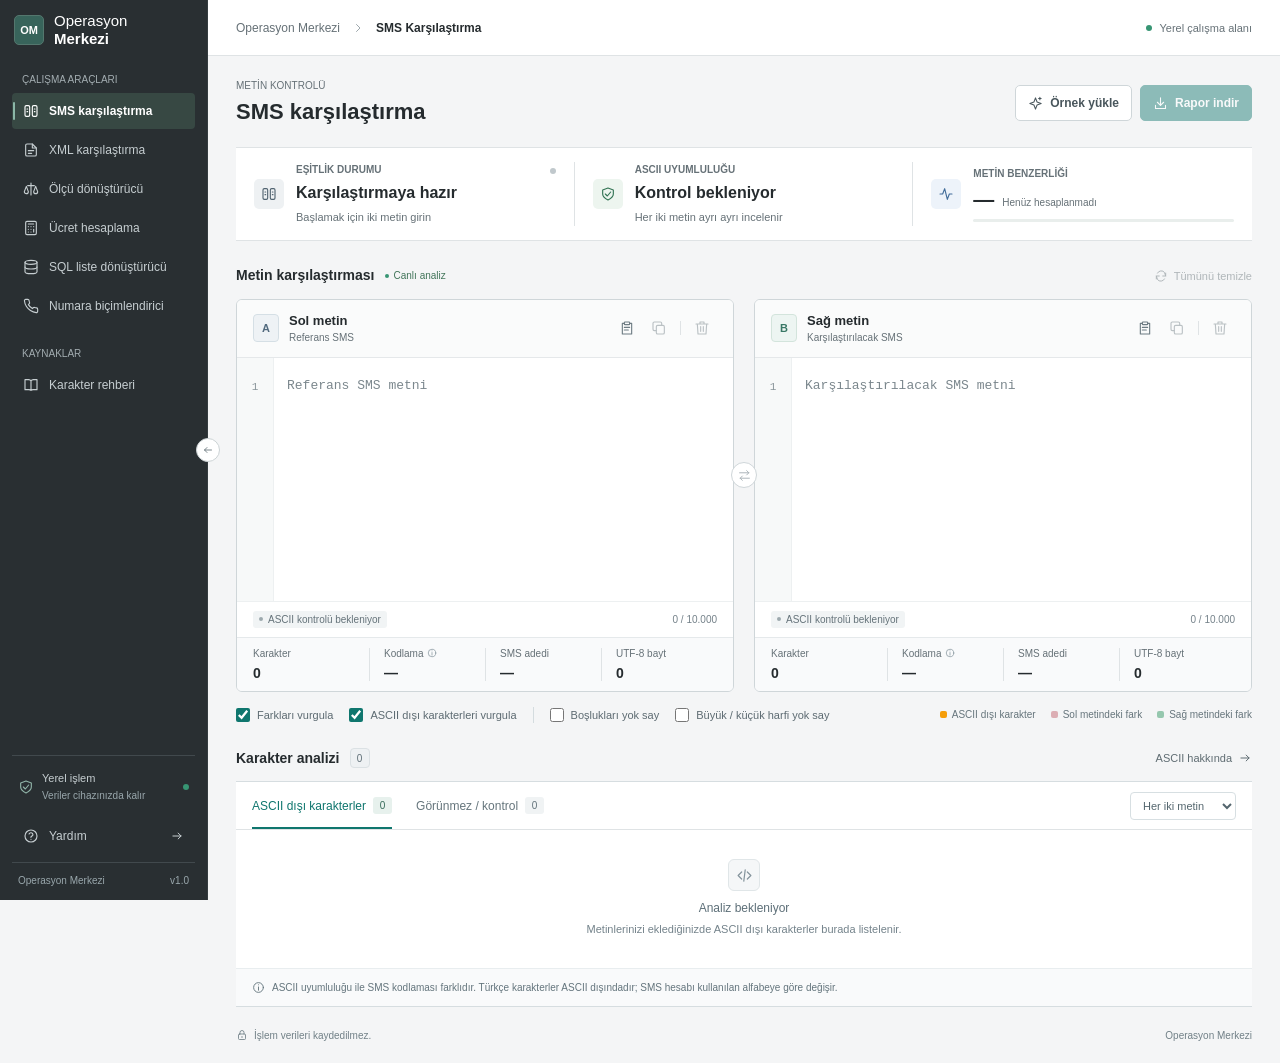
<file: index.html>
<!doctype html>
<html lang="tr">
  <head>
    <meta charset="UTF-8" />
    <meta name="viewport" content="width=device-width, initial-scale=1.0" />
    <meta name="theme-color" content="#292f32" />
    <meta name="description" content="Operasyon Merkezi: SMS ve XML kontrolleri, birim dönüşümleri ve ücret hesaplamaları için ortak çalışma alanı." />
    <title>SMS Karşılaştırma · Operasyon Merkezi</title>
    <link rel="icon" href="data:image/svg+xml,%3Csvg xmlns='http://www.w3.org/2000/svg' viewBox='0 0 40 40'%3E%3Crect width='40' height='40' rx='6' fill='%2338645b'/%3E%3Ctext x='20' y='25' text-anchor='middle' font-family='Arial,sans-serif' font-size='15' font-weight='600' fill='white'%3EOM%3C/text%3E%3C/svg%3E" />
    <link rel="stylesheet" href="styles.css?v=1.2" />
    <script src="sms-engine.js?v=1.2" defer></script>
    <script src="xml-engine.js?v=1.2" defer></script>
    <script src="converter-engine.js?v=1.2" defer></script>
    <script src="converter-ui.js?v=1.2" defer></script>
    <script src="sql-engine.js?v=1.2" defer></script>
    <script src="phone-engine.js?v=1.2" defer></script>
    <script src="app.js?v=1.2" defer></script>
  </head>
  <body>
    <svg xmlns="http://www.w3.org/2000/svg" class="icon-definitions" aria-hidden="true">
      <symbol id="i-message" viewBox="0 0 24 24"><path d="M5 4h14a2 2 0 0 1 2 2v10a2 2 0 0 1-2 2h-8l-5 3v-3H5a2 2 0 0 1-2-2V6a2 2 0 0 1 2-2Z"/><path d="M7 9h10M7 13h6"/></symbol>
      <symbol id="i-compare" viewBox="0 0 24 24"><rect x="3" y="4" width="7" height="16" rx="2"/><rect x="14" y="4" width="7" height="16" rx="2"/><path d="M6 9h1m-1 4h1m10-4h1m-1 4h1"/></symbol>
      <symbol id="i-book" viewBox="0 0 24 24"><path d="M12 5v15M3 4h5a4 4 0 0 1 4 2 4 4 0 0 1 4-2h5v15h-5a5 5 0 0 0-4 1 5 5 0 0 0-4-1H3Z"/></symbol>
      <symbol id="i-help" viewBox="0 0 24 24"><circle cx="12" cy="12" r="9"/><path d="M9.1 9a3 3 0 0 1 5.8 1c0 2-3 2-3 4m.1 3h.01"/></symbol>
      <symbol id="i-lock" viewBox="0 0 24 24"><rect x="5" y="10" width="14" height="11" rx="2"/><path d="M8 10V7a4 4 0 0 1 8 0v3m-4 5v2"/></symbol>
      <symbol id="i-chevron" viewBox="0 0 24 24"><path d="m9 5 7 7-7 7"/></symbol>
      <symbol id="i-spark" viewBox="0 0 24 24"><path d="m12 3 2.5 6.5L21 12l-6.5 2.5L12 21l-2.5-6.5L3 12l6.5-2.5L12 3Zm7-1v4m-2-2h4"/></symbol>
      <symbol id="i-download" viewBox="0 0 24 24"><path d="M12 3v12m-5-5 5 5 5-5M4 15v5h16v-5"/></symbol>
      <symbol id="i-check" viewBox="0 0 24 24"><path d="m5 12 4 4L19 6"/></symbol>
      <symbol id="i-shield" viewBox="0 0 24 24"><path d="m12 3 8 3v6c0 5-8 9-8 9s-8-4-8-9V6l8-3Z"/><path d="m8 12 3 3 5-6"/></symbol>
      <symbol id="i-activity" viewBox="0 0 24 24"><path d="M3 12h4l3-8 4 16 3-8h4"/></symbol>
      <symbol id="i-copy" viewBox="0 0 24 24"><rect x="8" y="8" width="12" height="13" rx="2"/><path d="M16 8V5a2 2 0 0 0-2-2H5a2 2 0 0 0-2 2v9a2 2 0 0 0 2 2h3"/></symbol>
      <symbol id="i-paste" viewBox="0 0 24 24"><rect x="8" y="3" width="8" height="4" rx="1"/><path d="M8 5H5v16h14V5h-3M8 11h8m-8 4h6"/></symbol>
      <symbol id="i-trash" viewBox="0 0 24 24"><path d="M3 6h18M9 6V3h6v3M5 6l1 15h12l1-15M10 10v7m4-7v7"/></symbol>
      <symbol id="i-swap" viewBox="0 0 24 24"><path d="M3 7h17m-4-4 4 4-4 4M21 17H4m4-4-4 4 4 4"/></symbol>
      <symbol id="i-info" viewBox="0 0 24 24"><circle cx="12" cy="12" r="9"/><path d="M12 11v6m0-10h.01"/></symbol>
      <symbol id="i-code" viewBox="0 0 24 24"><path d="m8 7-5 5 5 5m8-10 5 5-5 5m-3-13-2 16"/></symbol>
      <symbol id="i-arrow" viewBox="0 0 24 24"><path d="M5 12h14m-5-5 5 5-5 5"/></symbol>
      <symbol id="i-x" viewBox="0 0 24 24"><path d="m6 6 12 12M6 18 18 6"/></symbol>
      <symbol id="i-alert" viewBox="0 0 24 24"><path d="m12 3 10 18H2L12 3Zm0 6v5m0 3h.01"/></symbol>
      <symbol id="i-refresh" viewBox="0 0 24 24"><path d="M20 7v5h-5M4 17v-5h5"/><path d="M6 7a7 7 0 0 1 12-1l2 6M4 12l2 6a7 7 0 0 0 12-1"/></symbol>
      <symbol id="i-file" viewBox="0 0 24 24"><path d="M14 3H6a2 2 0 0 0-2 2v14a2 2 0 0 0 2 2h12a2 2 0 0 0 2-2V9Z"/><path d="M14 3v6h6M8 13h8M8 17h5"/></symbol>
      <symbol id="i-list" viewBox="0 0 24 24"><path d="M8 6h13M8 12h13M8 18h13M3 6h.01M3 12h.01M3 18h.01"/></symbol>
      <symbol id="i-scale" viewBox="0 0 24 24"><path d="m16 16 3-8 3 8a3 3 0 0 1-6 0Zm-14 0 3-8 3 8a3 3 0 0 1-6 0ZM12 3v18M7 7h10"/></symbol>
      <symbol id="i-calculator" viewBox="0 0 24 24"><rect x="4" y="2" width="16" height="20" rx="2"/><path d="M8 6h8M16 14v4M16 10h.01M12 10h.01M8 10h.01M12 14h.01M8 14h.01M12 18h.01M8 18h.01"/></symbol>
      <symbol id="i-database" viewBox="0 0 24 24"><ellipse cx="12" cy="5" rx="9" ry="3"/><path d="M3 5v14c0 1.66 4 3 9 3s9-1.34 9-3V5"/><path d="M3 12c0 1.66 4 3 9 3s9-1.34 9-3"/></symbol>
      <symbol id="i-phone" viewBox="0 0 24 24"><path d="M22 16.92v3a2 2 0 0 1-2.18 2 19.79 19.79 0 0 1-8.63-3.07 19.5 19.5 0 0 1-6-6 19.79 19.79 0 0 1-3.07-8.67A2 2 0 0 1 4.11 2h3a2 2 0 0 1 2 1.72 12.84 12.84 0 0 0 .7 2.81 2 2 0 0 1-.45 2.11L8.09 9.91a16 16 0 0 0 6 6l1.27-1.27a2 2 0 0 1 2.11-.45 12.84 12.84 0 0 0 2.81.7A2 2 0 0 1 22 16.92z"/></symbol>
    </svg>

    <a class="skip-link" href="#main">İçeriğe geç</a>
    <aside id="sidebar" class="sidebar" aria-label="Ana menü">
      <a class="brand" href="#sms-view" data-view-link="sms" aria-label="Operasyon Merkezi ana sayfa" title="Operasyon Merkezi"><span class="brand-mark" aria-hidden="true">OM</span><span class="brand-name">Operasyon<strong>Merkezi</strong></span></a>
      <div class="workspace-label">ÇALIŞMA ARAÇLARI</div>
      <nav class="navigation" aria-label="Çalışma araçları">
        <a class="nav-item active" href="#sms-view" aria-current="page" aria-label="SMS karşılaştırma" title="SMS karşılaştırma" data-view-link="sms"><svg class="icon" aria-hidden="true"><use href="#i-compare"/></svg><span>SMS karşılaştırma</span><span class="nav-active-dot"></span></a>
        <a class="nav-item" href="#xml-view" aria-label="XML karşılaştırma" title="XML karşılaştırma" data-view-link="xml"><svg class="icon" aria-hidden="true"><use href="#i-file"/></svg><span>XML karşılaştırma</span><span class="nav-active-dot"></span></a>
        <a class="nav-item" href="#converter-view" aria-label="Ölçü dönüştürücü" title="Ölçü dönüştürücü" data-view-link="converter"><svg class="icon" aria-hidden="true"><use href="#i-scale"/></svg><span>Ölçü dönüştürücü</span><span class="nav-active-dot"></span></a>
        <a class="nav-item" href="#fee-view" aria-label="Ücret hesaplama" title="Ücret hesaplama" data-view-link="fee"><svg class="icon" aria-hidden="true"><use href="#i-calculator"/></svg><span>Ücret hesaplama</span><span class="nav-active-dot"></span></a>
        <a class="nav-item" href="#sql-view" aria-label="SQL liste dönüştürücü" title="SQL liste dönüştürücü" data-view-link="sql"><svg class="icon" aria-hidden="true"><use href="#i-database"/></svg><span>SQL liste dönüştürücü</span><span class="nav-active-dot"></span></a>
        <a class="nav-item" href="#phone-view" aria-label="Numara biçimlendirici" title="Numara biçimlendirici" data-view-link="phone"><svg class="icon" aria-hidden="true"><use href="#i-phone"/></svg><span>Numara biçimlendirici</span><span class="nav-active-dot"></span></a>
      </nav>
      <div class="workspace-label support-label">KAYNAKLAR</div>
      <button class="nav-item" data-dialog="guide" aria-label="Karakter rehberi" title="Karakter rehberi"><svg class="icon" aria-hidden="true"><use href="#i-book"/></svg><span>Karakter rehberi</span></button>
      <div class="sidebar-bottom">
        <div class="privacy-status" title="Girdileriniz sunucuya gönderilmez"><svg class="icon" aria-hidden="true"><use href="#i-shield"/></svg><span>Yerel işlem<strong>Veriler cihazınızda kalır</strong></span><span class="status-dot"></span></div>
        <button class="nav-item help-link" data-dialog="help" aria-label="SMS karşılaştırma yardımı" title="SMS karşılaştırma yardımı"><svg class="icon" aria-hidden="true"><use href="#i-help"/></svg><span>Yardım</span><svg class="icon small" aria-hidden="true"><use href="#i-arrow"/></svg></button>
        <div class="sidebar-footer"><span>Operasyon Merkezi</span><span>v1.0</span></div>
      </div>
    </aside>
    <div id="sidebar-backdrop" class="sidebar-backdrop" hidden></div>
    <button id="sidebar-toggle" class="sidebar-toggle" type="button" aria-controls="sidebar" aria-expanded="true" aria-label="Menüyü daralt" title="Menüyü daralt"><svg class="icon" aria-hidden="true"><use href="#i-arrow"/></svg></button>

    <div class="app-shell">
      <header class="topbar"><div class="breadcrumb"><span class="desktop-breadcrumb">Operasyon Merkezi</span><svg class="icon small desktop-breadcrumb"><use href="#i-chevron"/></svg><span>SMS Karşılaştırma</span></div><div class="topbar-right"><span class="local-status"><span class="status-dot"></span> Yerel çalışma alanı</span></div></header>
      <main id="main" class="main-content" tabindex="-1">
        <section id="sms-view" class="workspace-view active" data-view="sms">
        <section class="page-heading"><div><div class="eyebrow">METİN KONTROLÜ</div><h1>SMS karşılaştırma</h1></div><div class="heading-actions"><button id="load-example" class="button button-secondary"><svg class="icon"><use href="#i-spark"/></svg>Örnek yükle</button><button id="export-report" class="button button-primary" disabled><svg class="icon"><use href="#i-download"/></svg>Rapor indir</button></div></section>

        <section class="summary-grid" aria-label="Analiz özeti" aria-live="polite" aria-atomic="true">
          <article class="summary-card"><div class="summary-icon lavender" id="equality-icon"><svg class="icon"><use href="#i-compare"/></svg></div><div class="summary-body"><span class="summary-label">EŞİTLİK DURUMU</span><strong id="equality-title">Karşılaştırmaya hazır</strong><span id="equality-detail" class="summary-detail">Başlamak için iki metin girin</span></div><span class="summary-indicator" id="equality-indicator"></span></article>
          <article class="summary-card"><div class="summary-icon mint" id="ascii-icon"><svg class="icon"><use href="#i-shield"/></svg></div><div class="summary-body"><span class="summary-label">ASCII UYUMLULUĞU</span><strong id="ascii-title">Kontrol bekleniyor</strong><span id="ascii-detail" class="summary-detail">Her iki metin ayrı ayrı incelenir</span></div></article>
          <article class="summary-card similarity-card"><div class="summary-icon blue"><svg class="icon"><use href="#i-activity"/></svg></div><div class="summary-body"><span class="summary-label">METİN BENZERLİĞİ</span><div class="similarity-value"><strong id="similarity-title">—</strong><span id="similarity-caption">Henüz hesaplanmadı</span></div><div class="progress-track"><div id="similarity-progress" class="progress-fill"></div></div></div></article>
        </section>

        <section class="comparison-section" aria-labelledby="comparison-heading">
          <div class="section-heading"><div class="section-title"><h2 id="comparison-heading">Metin karşılaştırması</h2><span class="live-badge"><span class="status-dot"></span> Canlı analiz</span></div><button id="clear-all" class="text-button" disabled><svg class="icon small"><use href="#i-refresh"/></svg>Tümünü temizle</button></div>
          <div class="editors-grid">
            <article class="editor-card" id="left-card"><div class="editor-header"><div class="editor-label"><span class="letter-badge left-letter">A</span><div><label for="left-text">Sol metin</label><span>Referans SMS</span></div></div><div class="editor-actions"><button class="icon-button" data-action="paste" data-side="left" title="Sol metne yapıştır" aria-label="Sol metne yapıştır"><svg class="icon"><use href="#i-paste"/></svg></button><button class="icon-button" data-action="copy" data-side="left" title="Sol metni kopyala" aria-label="Sol metni kopyala" disabled><svg class="icon"><use href="#i-copy"/></svg></button><span class="action-divider"></span><button class="icon-button" data-action="clear" data-side="left" title="Sol metni temizle" aria-label="Sol metni temizle" disabled><svg class="icon"><use href="#i-trash"/></svg></button></div></div><div class="editor-surface"><div class="editor-highlight" id="left-highlight" aria-hidden="true"></div><textarea id="left-text" class="sms-input" maxlength="10000" spellcheck="false" autocapitalize="off" autocomplete="off" aria-describedby="left-stats" placeholder="Referans SMS metni"></textarea></div><div class="editor-status"><span class="encoding-badge" id="left-ascii">ASCII kontrolü bekleniyor</span><span class="input-limit"><span id="left-length">0</span> / 10.000</span></div><div class="editor-stats" id="left-stats"><div><span>Karakter</span><strong id="left-characters">0</strong></div><div><span>Kodlama<svg class="icon micro" aria-hidden="true"><use href="#i-info"/></svg></span><strong id="left-encoding">—</strong></div><div><span>SMS adedi</span><strong id="left-segments">—</strong></div><div><span>UTF-8 bayt</span><strong id="left-bytes">0</strong></div></div></article>

            <button id="swap-texts" class="swap-button" title="Metinlerin yerini değiştir" aria-label="Sol ve sağ metnin yerini değiştir" disabled><svg class="icon"><use href="#i-swap"/></svg></button>

            <article class="editor-card" id="right-card"><div class="editor-header"><div class="editor-label"><span class="letter-badge right-letter">B</span><div><label for="right-text">Sağ metin</label><span>Karşılaştırılacak SMS</span></div></div><div class="editor-actions"><button class="icon-button" data-action="paste" data-side="right" title="Sağ metne yapıştır" aria-label="Sağ metne yapıştır"><svg class="icon"><use href="#i-paste"/></svg></button><button class="icon-button" data-action="copy" data-side="right" title="Sağ metni kopyala" aria-label="Sağ metni kopyala" disabled><svg class="icon"><use href="#i-copy"/></svg></button><span class="action-divider"></span><button class="icon-button" data-action="clear" data-side="right" title="Sağ metni temizle" aria-label="Sağ metni temizle" disabled><svg class="icon"><use href="#i-trash"/></svg></button></div></div><div class="editor-surface"><div class="editor-highlight" id="right-highlight" aria-hidden="true"></div><textarea id="right-text" class="sms-input" maxlength="10000" spellcheck="false" autocapitalize="off" autocomplete="off" aria-describedby="right-stats" placeholder="Karşılaştırılacak SMS metni"></textarea></div><div class="editor-status"><span class="encoding-badge" id="right-ascii">ASCII kontrolü bekleniyor</span><span class="input-limit"><span id="right-length">0</span> / 10.000</span></div><div class="editor-stats" id="right-stats"><div><span>Karakter</span><strong id="right-characters">0</strong></div><div><span>Kodlama<svg class="icon micro" aria-hidden="true"><use href="#i-info"/></svg></span><strong id="right-encoding">—</strong></div><div><span>SMS adedi</span><strong id="right-segments">—</strong></div><div><span>UTF-8 bayt</span><strong id="right-bytes">0</strong></div></div></article>
          </div>
          <div class="comparison-options"><div class="option-group"><label class="checkbox-label"><input id="highlight-differences" type="checkbox" checked/><span>Farkları vurgula</span></label><label class="checkbox-label"><input id="highlight-nonascii" type="checkbox" checked/><span>ASCII dışı karakterleri vurgula</span></label><span class="options-divider"></span><label class="checkbox-label"><input id="ignore-whitespace" type="checkbox"/><span>Boşlukları yok say</span></label><label class="checkbox-label"><input id="ignore-case" type="checkbox"/><span>Büyük / küçük harfi yok say</span></label></div><span class="highlight-legend"><span class="legend-dot nonascii"></span>ASCII dışı karakter<span class="legend-dot removed"></span>Sol metindeki fark<span class="legend-dot added"></span>Sağ metindeki fark</span></div>
          <div class="comparison-note" id="comparison-note" hidden></div>
        </section>

        <section class="analysis-section" aria-labelledby="analysis-heading"><div class="section-heading"><div class="section-title"><h2 id="analysis-heading">Karakter analizi</h2><span id="issue-count" class="count-badge">0</span></div><button class="text-button guide-button" data-dialog="guide">ASCII hakkında<svg class="icon small"><use href="#i-arrow"/></svg></button></div><div class="analysis-card"><div class="analysis-toolbar"><div class="analysis-tabs" role="tablist" aria-label="Karakter türü"><button id="tab-nonascii" class="analysis-tab active" role="tab" aria-selected="true" aria-controls="character-panel" tabindex="0" data-tab="nonascii">ASCII dışı karakterler<span id="nonascii-count">0</span></button><button id="tab-invisible" class="analysis-tab" role="tab" aria-selected="false" aria-controls="character-panel" tabindex="-1" data-tab="invisible">Görünmez / kontrol<span id="invisible-count">0</span></button></div><label class="side-filter"><span class="sr-only">Analiz edilecek metin</span><select id="side-filter"><option value="both">Her iki metin</option><option value="left">Sol metin (A)</option><option value="right">Sağ metin (B)</option></select></label></div><div id="character-panel" role="tabpanel" aria-labelledby="tab-nonascii" tabindex="0"><div id="analysis-empty" class="analysis-empty"><span class="empty-icon"><svg class="icon"><use href="#i-code"/></svg></span><strong id="empty-title">Analiz bekleniyor</strong><p id="empty-detail">Metinlerinizi eklediğinizde ASCII dışı karakterler burada listelenir.</p></div><div id="character-table-wrapper" class="table-wrapper" hidden><table class="character-table"><thead><tr><th>METİN</th><th>KARAKTER</th><th>UNICODE</th><th>KONUM</th><th>AÇIKLAMA</th></tr></thead><tbody id="character-table-body"></tbody></table><div id="table-limit-note" class="table-limit-note" hidden></div></div></div><div class="analysis-footnote"><svg class="icon small"><use href="#i-info"/></svg><span>ASCII uyumluluğu ile SMS kodlaması farklıdır. Türkçe karakterler ASCII dışındadır; SMS hesabı kullanılan alfabeye göre değişir.</span></div></div></section>
        </section>

        <section id="xml-view" class="workspace-view" data-view="xml" hidden>
          <section class="page-heading"><div><div class="eyebrow">YAPISAL KONTROL</div><h1>XML karşılaştırma</h1></div><div class="heading-actions"><button id="xml-load-example" class="button button-secondary"><svg class="icon"><use href="#i-spark"/></svg>Örnek yükle</button><button id="xml-export-report" class="button button-primary" disabled><svg class="icon"><use href="#i-download"/></svg>XML raporu indir</button></div></section>

          <section class="summary-grid xml-summary-grid" aria-label="XML analiz ozeti" aria-live="polite" aria-atomic="true">
            <article class="summary-card"><div class="summary-icon lavender" id="xml-status-icon"><svg class="icon"><use href="#i-file"/></svg></div><div class="summary-body"><span class="summary-label">XML DURUMU</span><strong id="xml-status-title">Karsilastirmaya hazir</strong><span id="xml-status-detail" class="summary-detail">Iki XML dosyasi yukleyin veya metin yapistirin</span></div><span class="summary-indicator" id="xml-status-indicator"></span></article>
            <article class="summary-card"><div class="summary-icon amber"><svg class="icon"><use href="#i-list"/></svg></div><div class="summary-body"><span class="summary-label">FARK KALEMI</span><strong id="xml-diff-count">0</strong><span id="xml-diff-detail" class="summary-detail">Alan, attribute ve text farklari listelenir</span></div></article>
            <article class="summary-card similarity-card"><div class="summary-icon blue"><svg class="icon"><use href="#i-activity"/></svg></div><div class="summary-body"><span class="summary-label">YAPISAL BENZERLIK</span><div class="similarity-value"><strong id="xml-similarity-title">-</strong><span id="xml-similarity-caption">Henüz hesaplanmadi</span></div><div class="progress-track"><div id="xml-similarity-progress" class="progress-fill"></div></div></div></article>
          </section>

          <section class="comparison-section xml-comparison-section" aria-labelledby="xml-comparison-heading">
            <div class="section-heading">
              <div class="section-title">
                <h2 id="xml-comparison-heading">XML Karşılaştırması</h2>
                <span id="xml-line-diff-badge" class="count-badge">0 satır farkı</span>
              </div>
              <div class="heading-actions" style="margin-left:auto;display:flex;align-items:center;gap:10px;">
                <button type="button" id="xml-format-canonical-btn" class="button button-secondary" style="height:28px;padding:0 10px;font-size:11px;" title="XML'leri standart girintili (indent) formata dönüştür">
                  <svg class="icon small" style="width:12px;height:12px;"><use href="#i-code"/></svg> Standart Format
                </button>
                <button id="xml-clear-all" class="text-button" disabled><svg class="icon small"><use href="#i-refresh"/></svg>Tümünü temizle</button>
              </div>
            </div>

            <!-- Entegre Toad / WinMerge Editör Kartları -->
            <div class="editors-grid xml-editors-grid">
              <!-- Sol XML Kartı -->
              <article class="editor-card xml-card" id="xml-left-card">
                <div class="editor-header">
                  <div class="editor-label">
                    <span class="letter-badge left-letter">A</span>
                    <div>
                      <label for="xml-left-text">Sol XML (Referans)</label>
                      <span id="xml-stat-removed-label">Silinen: <strong id="xml-stat-removed">0</strong> satır</span>
                    </div>
                  </div>
                  <div class="editor-actions">
                    <label class="icon-button file-button" title="Sol XML yükle" aria-label="Sol XML yükle">
                      <input id="xml-left-file" type="file" accept=".xml,text/xml,application/xml"/>
                      <svg class="icon"><use href="#i-file"/></svg>
                    </label>
                    <button class="icon-button" data-xml-action="clear" data-xml-side="left" title="Sol XML temizle" aria-label="Sol XML temizle" disabled>
                      <svg class="icon"><use href="#i-trash"/></svg>
                    </button>
                  </div>
                </div>

                <div class="editor-surface xml-integrated-surface" id="xml-left-surface">
                  <div class="xml-gutter" id="xml-left-gutter" aria-hidden="true"></div>
                  <div class="xml-diff-backdrop" id="xml-left-backdrop" aria-hidden="true"></div>
                  <textarea id="xml-left-text" class="xml-integrated-textarea" spellcheck="false" autocapitalize="off" autocomplete="off" placeholder="Referans XML dosyasını yükleyin veya buraya yapıştırın..."></textarea>
                </div>

                <div class="editor-status">
                  <span class="encoding-badge" id="xml-left-valid">XML bekleniyor</span>
                  <span class="input-limit"><span id="xml-left-lines">0</span> satır · <span id="xml-left-length">0</span> karakter</span>
                </div>
              </article>

              <button id="xml-swap-texts" class="swap-button" title="XML dosyalarının yerini değiştir" aria-label="Sol ve sağ XML'in yerini değiştir" disabled>
                <svg class="icon"><use href="#i-swap"/></svg>
              </button>

              <!-- Sağ XML Kartı -->
              <article class="editor-card xml-card" id="xml-right-card">
                <div class="editor-header">
                  <div class="editor-label">
                    <span class="letter-badge right-letter">B</span>
                    <div>
                      <label for="xml-right-text">Sağ XML (Yeni / Karşılaştırılan)</label>
                      <span id="xml-stat-added-label">Eklenen: <strong id="xml-stat-added">0</strong> satır</span>
                    </div>
                  </div>
                  <div class="editor-actions">
                    <label class="icon-button file-button" title="Sağ XML yükle" aria-label="Sağ XML yükle">
                      <input id="xml-right-file" type="file" accept=".xml,text/xml,application/xml"/>
                      <svg class="icon"><use href="#i-file"/></svg>
                    </label>
                    <button class="icon-button" data-xml-action="clear" data-xml-side="right" title="Sağ XML temizle" aria-label="Sağ XML temizle" disabled>
                      <svg class="icon"><use href="#i-trash"/></svg>
                    </button>
                  </div>
                </div>

                <div class="editor-surface xml-integrated-surface" id="xml-right-surface">
                  <div class="xml-gutter" id="xml-right-gutter" aria-hidden="true"></div>
                  <div class="xml-diff-backdrop" id="xml-right-backdrop" aria-hidden="true"></div>
                  <textarea id="xml-right-text" class="xml-integrated-textarea" spellcheck="false" autocapitalize="off" autocomplete="off" placeholder="Karşılaştırılacak XML dosyasını yükleyin veya buraya yapıştırın..."></textarea>
                </div>

                <div class="editor-status">
                  <span class="encoding-badge" id="xml-right-valid">XML bekleniyor</span>
                  <span class="input-limit"><span id="xml-right-lines">0</span> satır · <span id="xml-right-length">0</span> karakter</span>
                </div>
              </article>
            </div>

            <div class="comparison-options">
              <span class="highlight-legend">
                <span class="legend-dot removed"></span>Soldaki silinen / değişen satır (-)
                <span class="legend-dot added"></span>Sağdaki yeni eklenen satır (+)
              </span>
            </div>
            <div class="comparison-note" id="xml-comparison-note" hidden></div>
          </section>

          <section class="analysis-section" aria-labelledby="xml-differences-heading"><div class="section-heading"><div class="section-title"><h2 id="xml-differences-heading">Fark listesi (XPath)</h2><span id="xml-issue-count" class="count-badge">0</span></div></div><div class="analysis-card"><div class="table-wrapper xml-table-wrapper"><div id="xml-analysis-empty" class="analysis-empty"><span class="empty-icon"><svg class="icon"><use href="#i-list"/></svg></span><strong id="xml-empty-title">XML farklari burada listelenir.</strong><p id="xml-empty-detail">Iki gecerli XML eklendiginde degisen node, attribute ve text degerleri gorunur.</p></div><table id="xml-diff-table" class="character-table xml-diff-table" hidden><thead><tr><th>DURUM</th><th>YOL</th><th>TUR</th><th>SOL DEGER</th><th>SAG DEGER</th></tr></thead><tbody id="xml-diff-table-body"></tbody></table></div><div class="analysis-footnote"><svg class="icon small"><use href="#i-info"/></svg><span>XML dosyalari tarayicinizda okunur. Attribute sirasi normalize edilir; bos text node'lari karsilastirma disinda tutulur.</span></div></div></section>
        </section>

        <section id="converter-view" class="workspace-view" data-view="converter" hidden>
          <section class="page-heading">
            <div>
              <div class="eyebrow">BİRİM DÖNÜŞÜMÜ</div>
              <h1>Ölçü dönüştürücü</h1>
            </div>
            <div class="heading-actions">
              <button id="converter-load-example" class="button button-secondary"><svg class="icon"><use href="#i-spark"/></svg>Örnek yükle (650 MB)</button>
              <button id="converter-export-report" class="button button-primary" disabled><svg class="icon"><use href="#i-download"/></svg>Rapor indir</button>
            </div>
          </section>

          <section class="summary-grid converter-summary-grid" aria-label="Dönüştürme özeti" aria-live="polite" aria-atomic="true">
            <article class="summary-card">
              <div class="summary-icon lavender"><svg class="icon"><use href="#i-scale"/></svg></div>
              <div class="summary-body">
                <span class="summary-label">SEÇİLİ BİRİM DEĞERİ</span>
                <strong id="converter-active-unit-title">650 MB</strong>
                <span id="converter-active-unit-detail" class="summary-detail">Aktif kaynak: Megabyte</span>
              </div>
              <span class="summary-indicator good"></span>
            </article>

            <article class="summary-card">
              <div class="summary-icon mint"><svg class="icon"><use href="#i-shield"/></svg></div>
              <div class="summary-body">
                <span class="summary-label">HESAPLAMA STANDARDI</span>
                <strong id="converter-standard-title">İkili (1024 B / IEC)</strong>
                <span id="converter-standard-detail" class="summary-detail">1 kB = 1.024 Byte (Windows/Telekom)</span>
              </div>
            </article>

            <article class="summary-card similarity-card">
              <div class="summary-icon blue"><svg class="icon"><use href="#i-activity"/></svg></div>
              <div class="summary-body">
                <span class="summary-label">TELEKOM VE SMS HACMİ</span>
                <div class="similarity-value">
                  <strong id="converter-telco-title">—</strong>
                  <span id="converter-telco-caption">Segment</span>
                </div>
                <span id="converter-telco-detail" class="summary-detail">Standart GSM SMS (140B) karşılığı</span>
                <div class="progress-track"><div id="converter-telco-progress" class="progress-fill" style="width: 65%;"></div></div>
              </div>
            </article>
          </section>

          <section class="converter-container" aria-label="Birim dönüşümü">
            <div class="converter-toolbar">
              <div class="converter-toolbar-left">
                <span class="converter-toggle-label">HESAPLAMA TABANI:</span>
                <div class="converter-toggle-group" role="group" aria-label="Hesaplama standardı seçimi">
                  <button type="button" id="converter-std-binary" class="converter-toggle-btn active" aria-pressed="true" title="İkili taban: 1024 katları (Windows, Telekomünikasyon)">İkili (1024 / IEC)</button>
                  <button type="button" id="converter-std-decimal" class="converter-toggle-btn" aria-pressed="false" title="Ondalık taban: 1000 katları (SI, Disk Üreticileri)">Ondalık (1000 / SI)</button>
                </div>
                <span class="options-divider"></span>
                <label class="checkbox-label" title="Binlik ayraçları aç/kapat">
                  <input id="converter-format-toggle" type="checkbox" checked />
                  <span>Binlik ayraçlı göster (1.000,00)</span>
                </label>
              </div>

              <div class="converter-presets">
                <span class="converter-presets-label">Hazır Değerler:</span>
                <button type="button" class="converter-preset-chip" data-preset-value="650" data-preset-unit="MB">650 MB (Görsel)</button>
                <button type="button" class="converter-preset-chip" data-preset-value="140" data-preset-unit="B">140 B (SMS)</button>
                <button type="button" class="converter-preset-chip" data-preset-value="1" data-preset-unit="GB">1 GB</button>
                <button type="button" class="converter-preset-chip" data-preset-value="1" data-preset-unit="TB">1 TB</button>
                <button id="converter-clear-all" class="text-button" style="margin-left:8px"><svg class="icon small"><use href="#i-refresh"/></svg>Temizle</button>
              </div>
            </div>

            <!-- Dinamik Birim Satırları (DRY: converter-ui.js tarafından renderUnitRows ile oluşturulur) -->
            <div id="converter-rows-container" class="converter-rows-grid" aria-label="Ölçü birimi dönüştürme alanları"></div>
          </section>

          <section class="converter-reference-section" aria-labelledby="converter-ref-heading">
            <div class="section-heading">
              <div class="section-title">
                <h2 id="converter-ref-heading">Dönüşüm referansları</h2>
                <span class="live-badge"><span class="status-dot"></span> Teknik Bilgi</span>
              </div>
            </div>
            <div class="converter-reference-card">
              <div class="converter-reference-content">
                <div class="converter-ref-grid">
                  <div class="converter-ref-box">
                    <strong>İkili Standart (IEC - 1024 Çarpanı)</strong>
                    <ul>
                      <li><code>1 Byte</code> = 8 Bit</li>
                      <li><code>1 kB (KiB)</code> = 1.024 Byte = 8.192 Bit</li>
                      <li><code>1 MB (MiB)</code> = 1.024 kB = 1.048.576 Byte</li>
                      <li><code>1 GB (GiB)</code> = 1.024 MB = 1.073.741.824 Byte</li>
                      <li><code>1 TB (TiB)</code> = 1.024 GB = 1.099.511.627.776 Byte</li>
                    </ul>
                  </div>
                  <div class="converter-ref-box">
                    <strong>Ondalık Standart (SI - 1000 Çarpanı)</strong>
                    <ul>
                      <li><code>1 Byte</code> = 8 Bit</li>
                      <li><code>1 kB</code> = 1.000 Byte = 8.000 Bit</li>
                      <li><code>1 MB</code> = 1.000 kB = 1.000.000 Byte</li>
                      <li><code>1 GB</code> = 1.000 MB = 1.000.000.000 Byte</li>
                      <li><code>1 TB</code> = 1.000 GB = 1.000.000.000.000 Byte</li>
                    </ul>
                  </div>
                  <div class="converter-ref-box">
                    <strong>SMS ve Telekomünikasyon Entegrasyonu</strong>
                    <ul>
                      <li>1 Standart GSM-7 SMS parçası = <strong>140 Byte</strong> (1.120 Bit)</li>
                      <li>1 Türkçe (Unicode UCS-2) SMS parçası = <strong>70 Byte</strong> (560 Bit)</li>
                      <li>Görseldeki <strong>650 MB</strong> veri ~ <strong>4.868.388 adet GSM SMS</strong> hacmine eşdeğerdir.</li>
                      <li>Tüm hesaplamalar tarayıcınızda yerel ve anlık olarak yürütülür.</li>
                    </ul>
                  </div>
                </div>
              </div>
              <div class="analysis-footnote">
                <svg class="icon small"><use href="#i-info"/></svg>
                <span>İki yönlü hesaplama: Herhangi bir kutucuğa değer yazdığınızda tüm diğer birimler eş zamanlı olarak otomatik güncellenir.</span>
              </div>
            </div>
          </section>
        </section>

        <section id="fee-view" class="workspace-view" data-view="fee" hidden>
          <section class="page-heading">
            <div>
              <div class="eyebrow">HESAPLAMA</div>
              <h1>Ücret hesaplama</h1>
            </div>
            <div class="heading-actions">
              <button id="fee-load-example" class="button button-secondary"><svg class="icon"><use href="#i-spark"/></svg>Örnek yükle</button>
              <button id="fee-clear" class="button button-primary"><svg class="icon"><use href="#i-refresh"/></svg>Temizle</button>
            </div>
          </section>

          <section class="summary-grid fee-summary-grid" aria-label="Ücret hesaplama özeti" aria-live="polite" aria-atomic="true">
            <article class="summary-card"><div class="summary-icon lavender"><svg class="icon"><use href="#i-calculator"/></svg></div><div class="summary-body"><span class="summary-label">VERGİSİZ ÜCRET</span><strong id="fee-subtotal-title">0,000000</strong><span class="summary-detail">Ses + Data + E-dergi</span></div></article>
            <article class="summary-card"><div class="summary-icon mint"><svg class="icon"><use href="#i-check"/></svg></div><div class="summary-body"><span class="summary-label">NET ÜCRET</span><strong id="fee-result-title">0,000000</strong><span class="summary-detail">(Ses + Data) x 1,3 + E-dergi x 1,2</span></div><span class="summary-indicator good"></span></article>
            <article class="summary-card similarity-card"><div class="summary-icon blue"><svg class="icon"><use href="#i-activity"/></svg></div><div class="summary-body"><span class="summary-label">HESAP DURUMU</span><strong id="fee-status-title">Hazır</strong><span id="fee-status-detail" class="summary-detail">Geçerli tutar veya bölme işlemi girin</span><div class="progress-track"><div id="fee-progress" class="progress-fill" style="width:0%"></div></div></div></article>
          </section>

          <section class="fee-section" aria-labelledby="fee-heading">
            <div class="section-heading">
              <div class="section-title">
                <h2 id="fee-heading">Tutar bilgileri</h2>
                <span class="live-badge"><span class="status-dot"></span> Canlı hesaplama</span>
              </div>
            </div>
            <form id="fee-calculator" class="fee-card" autocomplete="off">
              <div class="fee-fields">
                <label class="fee-field">
                  <span class="fee-field-heading"><span>Ses</span><span class="fee-multiplier">x 1,3</span></span>
                  <input id="fee-value1" class="fee-input" type="text" placeholder="0,000000" spellcheck="false" aria-describedby="fee-error">
                </label>
                <label class="fee-field">
                  <span class="fee-field-heading"><span>Data</span><span class="fee-multiplier">x 1,3</span></span>
                  <input id="fee-value2" class="fee-input" type="text" placeholder="0,000000" spellcheck="false" aria-describedby="fee-error">
                </label>
                <label class="fee-field">
                  <span class="fee-field-heading"><span>E-dergi</span><span class="fee-multiplier">x 1,2</span></span>
                  <input id="fee-value3" class="fee-input" type="text" placeholder="0,000000" spellcheck="false" aria-describedby="fee-error">
                </label>
              </div>
              <p class="fee-error" id="fee-error" aria-live="polite"></p>
            </form>
          </section>

          <section class="fee-results" aria-labelledby="fee-results-heading">
            <div class="section-heading">
              <div class="section-title">
                <h2 id="fee-results-heading">Hesaplama özeti</h2>
              </div>
            </div>
            <dl class="fee-total-list" aria-live="polite" aria-atomic="true">
              <div class="fee-total-row">
                <dt id="fee-subtotal-label">Vergisiz ücret</dt>
                <dd><output id="fee-subtotal" for="fee-value1 fee-value2 fee-value3" aria-labelledby="fee-subtotal-label">0,000000</output></dd>
              </div>
              <div class="fee-total-row fee-total-row-net">
                <dt id="fee-result-label">Net ücret</dt>
                <dd><output id="fee-result" for="fee-value1 fee-value2 fee-value3" aria-labelledby="fee-result-label">0,000000</output></dd>
              </div>
            </dl>
          </section>
        </section>

        <section id="sql-view" class="workspace-view" data-view="sql" hidden>
          <section class="page-heading">
            <div>
              <div class="eyebrow">VERİTABANI / SQL</div>
              <h1>SQL liste dönüştürücü</h1>
            </div>
            <div class="heading-actions">
              <button id="sql-load-example" class="button button-secondary"><svg class="icon"><use href="#i-spark"/></svg>Örnek yükle</button>
              <button id="sql-clear" class="button button-primary"><svg class="icon"><use href="#i-refresh"/></svg>Temizle</button>
            </div>
          </section>

          <section class="summary-grid sql-summary-grid" aria-label="SQL liste özeti">
            <article class="summary-card">
              <div class="summary-icon lavender"><svg class="icon"><use href="#i-list"/></svg></div>
              <div class="summary-body">
                <span class="summary-label">GİRİLEN ELEMAN</span>
                <strong id="sql-total-count">0</strong>
                <span class="summary-detail" id="sql-total-detail">Veri bekleniyor</span>
              </div>
            </article>
            <article class="summary-card">
              <div class="summary-icon mint"><svg class="icon"><use href="#i-check"/></svg></div>
              <div class="summary-body">
                <span class="summary-label">TEKİL ELEMAN</span>
                <strong id="sql-unique-count">0</strong>
                <span class="summary-detail" id="sql-unique-detail">Mükerrerler hariç</span>
              </div>
            </article>
            <article class="summary-card">
              <div class="summary-icon blue"><svg class="icon"><use href="#i-database"/></svg></div>
              <div class="summary-body">
                <span class="summary-label">ÇIKTI FORMATI</span>
                <strong id="sql-format-label">12345,54325</strong>
                <span class="summary-detail" id="sql-format-detail">Sayısal · Virgüllü</span>
              </div>
            </article>
          </section>

          <section class="editors-grid sql-editors-grid">
            <!-- Sol Kart: Giriş -->
            <article class="editor-card" id="sql-left-card">
              <div class="editor-header">
                <div class="editor-label">
                  <span class="letter-badge left-letter">IN</span>
                  <div>
                    <label for="sql-input">Giriş listesi</label>
                    <span>Alt alta, boşluklu veya virgülsüz sayılar / metinler</span>
                  </div>
                </div>
                <div class="editor-actions">
                  <button class="icon-button" id="sql-paste-btn" title="Panodan yapıştır" aria-label="Panodan yapıştır">
                    <svg class="icon"><use href="#i-paste"/></svg>
                  </button>
                  <button class="icon-button" id="sql-input-clear-btn" title="Girişi temizle" aria-label="Girişi temizle" disabled>
                    <svg class="icon"><use href="#i-trash"/></svg>
                  </button>
                </div>
              </div>
              <div class="editor-surface">
                <textarea id="sql-input" class="sms-input" spellcheck="false" autocapitalize="off" autocomplete="off" placeholder="Sayıları veya ID'leri yapıştırın...&#10;&#10;Örnek:&#10;12345&#10;54325&#10;453456"></textarea>
              </div>
              <div class="editor-status">
                <span class="encoding-badge" id="sql-input-badge">Veri bekleniyor</span>
                <span class="input-limit"><span id="sql-input-lines">0</span> satır</span>
              </div>
            </article>

            <!-- Sağ Kart: Çıkış -->
            <article class="editor-card" id="sql-right-card">
              <div class="editor-header">
                <div class="editor-label">
                  <span class="letter-badge right-letter">SQL</span>
                  <div>
                    <label for="sql-output">SQL çıktısı</label>
                    <span>IN (...) sorgularında kullanıma hazır format</span>
                  </div>
                </div>
                <div class="editor-actions">
                  <button class="icon-button" id="sql-copy-btn" title="SQL çıktısını kopyala" aria-label="SQL çıktısını kopyala" disabled>
                    <svg class="icon"><use href="#i-copy"/></svg>
                  </button>
                </div>
              </div>
              <div class="editor-surface">
                <textarea id="sql-output" class="sms-input" readonly spellcheck="false" placeholder="Dönüştürülen SQL listesi burada görünecek..."></textarea>
              </div>
              <div class="editor-status">
                <button type="button" class="text-button" id="sql-copy-text-btn" disabled style="padding:0;font-size:11px;font-weight:600;color:var(--primary);cursor:pointer;background:none;border:none;display:inline-flex;align-items:center;gap:4px;">
                  <svg class="icon small"><use href="#i-copy"/></svg> Çıktıyı Kopyala
                </button>
                <span class="input-limit"><span id="sql-output-chars">0</span> karakter</span>
              </div>
            </article>
          </section>

          <!-- Ayarlar Çubuğu -->
          <div class="comparison-options sql-options" style="margin-top:14px;">
            <div class="option-group">
              <label class="select-label" style="display:inline-flex;align-items:center;gap:6px;font-size:11px;color:#5d6b72;">
                <span>Tırnak:</span>
                <select id="sql-quote-style" style="padding:4px 8px;font-size:11px;border:1px solid #cfd7da;border-radius:4px;background:#fff;color:#35434a;">
                  <option value="none" selected>Tırnaksız (Sayısal): 12345, 54325</option>
                  <option value="single">Tek Tırnaklı (Metin): '12345', '54325'</option>
                  <option value="double">Çift Tırnaklı: "12345", "54325"</option>
                </select>
              </label>

              <label class="select-label" style="display:inline-flex;align-items:center;gap:6px;font-size:11px;color:#5d6b72;">
                <span>Sarma:</span>
                <select id="sql-wrap-style" style="padding:4px 8px;font-size:11px;border:1px solid #cfd7da;border-radius:4px;background:#fff;color:#35434a;">
                  <option value="none" selected>Sadece Liste: 12345, 54325</option>
                  <option value="parens">Parantez: (12345, 54325)</option>
                  <option value="in">IN İfadesi: IN (12345, 54325)</option>
                  <option value="not_in">NOT IN İfadesi: NOT IN (12345, 54325)</option>
                </select>
              </label>

              <label class="select-label" style="display:inline-flex;align-items:center;gap:6px;font-size:11px;color:#5d6b72;">
                <span>Ayırıcı:</span>
                <select id="sql-sep-style" style="padding:4px 8px;font-size:11px;border:1px solid #cfd7da;border-radius:4px;background:#fff;color:#35434a;">
                  <option value="comma_only" selected>Sadece Virgül (,)</option>
                  <option value="comma_space">Virgül + Boşluk (, )</option>
                  <option value="comma_newline">Alt Alta Virgüllü (,\n)</option>
                </select>
              </label>

              <label class="select-label" style="display:inline-flex;align-items:center;gap:6px;font-size:11px;color:#5d6b72;">
                <span>Ayırma:</span>
                <select id="sql-split-mode" style="padding:4px 8px;font-size:11px;border:1px solid #cfd7da;border-radius:4px;background:#fff;color:#35434a;">
                  <option value="auto" selected>Otomatik (Boşluk / Satır / Virgül)</option>
                  <option value="lines">Sadece Satır Satır</option>
                </select>
              </label>

              <span class="options-divider"></span>

              <label class="checkbox-label">
                <input id="sql-distinct" type="checkbox"/>
                <span>Mükerrerleri kaldır</span>
              </label>
            </div>
          </div>
        </section>

        <section id="phone-view" class="workspace-view" data-view="phone" hidden>
          <section class="page-heading">
            <div>
              <div class="eyebrow">VERİ TEMİZLEME & DÖNÜŞTÜRME</div>
              <h1>Numara biçimlendirici</h1>
            </div>
            <div class="heading-actions">
              <button id="phone-load-example" class="button button-secondary"><svg class="icon"><use href="#i-spark"/></svg>Örnek yükle</button>
              <button id="phone-clear" class="button button-primary"><svg class="icon"><use href="#i-refresh"/></svg>Temizle</button>
            </div>
          </section>

          <section class="summary-grid phone-summary-grid" aria-label="Numara analiz özeti">
            <article class="summary-card">
              <div class="summary-icon lavender"><svg class="icon"><use href="#i-list"/></svg></div>
              <div class="summary-body">
                <span class="summary-label">GİRİLEN NUMARA</span>
                <strong id="phone-total-count">0</strong>
                <span class="summary-detail" id="phone-total-detail">Veri bekleniyor</span>
              </div>
            </article>
            <article class="summary-card">
              <div class="summary-icon mint"><svg class="icon"><use href="#i-check"/></svg></div>
              <div class="summary-body">
                <span class="summary-label">ÇIKTI ADEDİ</span>
                <strong id="phone-output-count">0</strong>
                <span class="summary-detail" id="phone-output-detail">Dönüştürülen numara</span>
              </div>
            </article>
            <article class="summary-card">
              <div class="summary-icon blue"><svg class="icon"><use href="#i-phone"/></svg></div>
              <div class="summary-body">
                <span class="summary-label">TEKİL / MÜKERRER</span>
                <strong id="phone-unique-count">0</strong>
                <span class="summary-detail" id="phone-dup-detail">0 mükerrer</span>
              </div>
            </article>
          </section>

          <section class="editors-grid phone-editors-grid">
            <!-- Sol Kart: Giriş -->
            <article class="editor-card" id="phone-left-card">
              <div class="editor-header">
                <div class="editor-label">
                  <span class="letter-badge left-letter">IN</span>
                  <div>
                    <label for="phone-input">Giriş numaraları</label>
                    <span>Virgüllü, alt alta veya boşluklu ham numaralar</span>
                  </div>
                </div>
                <div class="editor-actions">
                  <button class="icon-button" id="phone-paste-btn" title="Panodan yapıştır" aria-label="Panodan yapıştır">
                    <svg class="icon"><use href="#i-paste"/></svg>
                  </button>
                  <button class="icon-button" id="phone-input-clear-btn" title="Girişi temizle" aria-label="Girişi temizle" disabled>
                    <svg class="icon"><use href="#i-trash"/></svg>
                  </button>
                </div>
              </div>
              <div class="editor-surface">
                <textarea id="phone-input" class="sms-input" spellcheck="false" autocapitalize="off" autocomplete="off" placeholder="Numaraları buraya yapıştırın...&#10;&#10;Örnek:&#10;905016612132,905057681412,905016258769&#10;&#10;Veya Excel'den alt alta kopyalayabilirsiniz."></textarea>
              </div>
              <div class="editor-status">
                <span class="encoding-badge" id="phone-input-badge">Veri bekleniyor</span>
                <span class="input-limit"><span id="phone-input-count">0</span> numara</span>
              </div>
            </article>

            <!-- Sağ Kart: Çıkış -->
            <article class="editor-card" id="phone-right-card">
              <div class="editor-header">
                <div class="editor-label">
                  <span class="letter-badge right-letter">OUT</span>
                  <div>
                    <label for="phone-output">Temizlenmiş liste</label>
                    <span>İstenilen formata dönüştürülmüş sonuç</span>
                  </div>
                </div>
                <div class="editor-actions">
                  <button class="icon-button" id="phone-copy-btn" title="Sonucu kopyala" aria-label="Sonucu kopyala" disabled>
                    <svg class="icon"><use href="#i-copy"/></svg>
                  </button>
                </div>
              </div>
              <div class="editor-surface">
                <textarea id="phone-output" class="sms-input" readonly spellcheck="false" placeholder="Dönüştürülen numaralar burada görünecek..."></textarea>
              </div>
              <div class="editor-status">
                <button type="button" class="text-button" id="phone-copy-text-btn" disabled style="padding:0;font-size:11px;font-weight:600;color:var(--primary);cursor:pointer;background:none;border:none;display:inline-flex;align-items:center;gap:4px;">
                  <svg class="icon small"><use href="#i-copy"/></svg> Sonucu Kopyala
                </button>
                <span class="input-limit"><span id="phone-output-chars">0</span> karakter</span>
              </div>
            </article>
          </section>

          <!-- Ayarlar Çubuğu -->
          <div class="comparison-options phone-options" style="margin-top:14px;">
            <div class="option-group">
              <label class="select-label" style="display:inline-flex;align-items:center;gap:6px;font-size:11px;color:#5d6b72;">
                <span>İşlem:</span>
                <select id="phone-mode" style="padding:4px 8px;font-size:11px;border:1px solid #cfd7da;border-radius:4px;background:#fff;color:#35434a;">
                  <option value="strip_90" selected>90 / +90 Kaldır (10 Hane: 5XXXXXXXXX)</option>
                  <option value="add_90">90 Ekle (12 Hane: 905XXXXXXXXX)</option>
                  <option value="add_plus_90">+90 Ekle (+905XXXXXXXXX)</option>
                  <option value="add_0">0 Ekle (11 Hane: 05XXXXXXXXX)</option>
                  <option value="raw_strip_prefix">Sadece Baştaki 90'ı Kırp</option>
                </select>
              </label>

              <label class="select-label" style="display:inline-flex;align-items:center;gap:6px;font-size:11px;color:#5d6b72;">
                <span>Ayırıcı:</span>
                <select id="phone-sep" style="padding:4px 8px;font-size:11px;border:1px solid #cfd7da;border-radius:4px;background:#fff;color:#35434a;">
                  <option value="comma" selected>Sadece Virgül (501...,505...)</option>
                  <option value="comma_space">Virgül + Boşluk (501..., 505...)</option>
                  <option value="newline">Alt Alta (Yeni Satır)</option>
                  <option value="sql_single">SQL Metin: '501...', '505...'</option>
                  <option value="sql_in">SQL IN: IN ('501...', '505...')</option>
                </select>
              </label>

              <span class="options-divider"></span>

              <label class="checkbox-label">
                <input id="phone-distinct" type="checkbox"/>
                <span>Mükerrerleri kaldır (Distinct)</span>
              </label>
            </div>
          </div>
        </section>
        <footer class="page-footer"><span><svg class="icon small"><use href="#i-lock"/></svg>İşlem verileri kaydedilmez.</span><span>Operasyon Merkezi</span></footer>
      </main>
    </div>
    <div id="toast" class="toast" role="status" aria-live="polite" hidden><svg class="icon"><use href="#i-check"/></svg><span id="toast-text"></span></div>
    <dialog id="info-dialog" class="info-dialog" aria-labelledby="dialog-title"><div class="dialog-heading"><span class="summary-icon lavender"><svg class="icon"><use id="dialog-icon" href="#i-book"/></svg></span><button id="close-dialog" class="icon-button" aria-label="Pencereyi kapat"><svg class="icon"><use href="#i-x"/></svg></button></div><h2 id="dialog-title"></h2><div id="dialog-content"></div><button id="dialog-done" class="button button-primary">Anladım<svg class="icon small"><use href="#i-check"/></svg></button></dialog>
    <noscript><div class="noscript-notice">Operasyon Merkezi'ni kullanabilmek için tarayıcınızda JavaScript'i etkinleştirin.</div></noscript>
  </body>
</html>
</file>
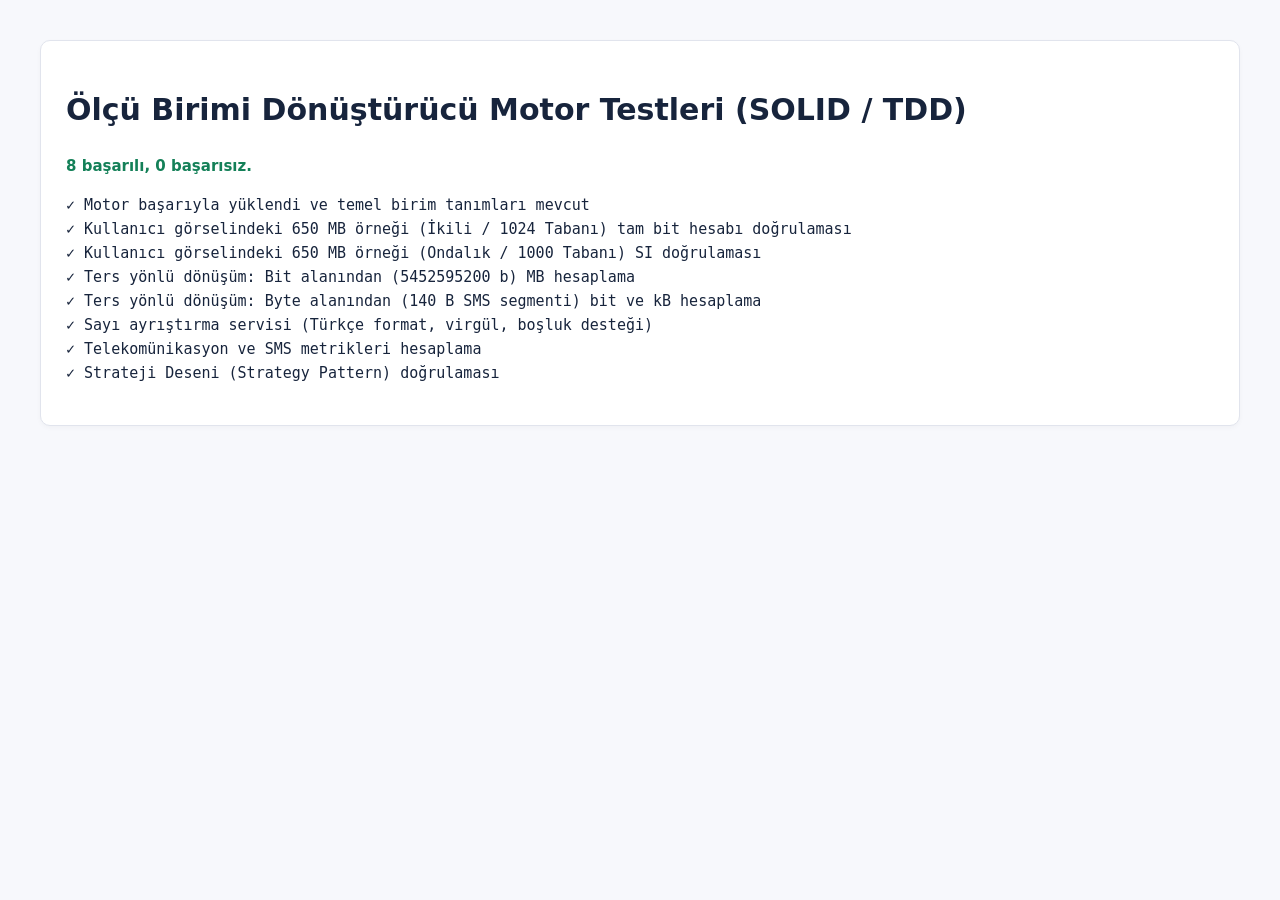
<file: tests/converter-tests.html>
<!doctype html>
<html lang="tr">
<head>
  <meta charset="utf-8">
  <meta name="viewport" content="width=device-width, initial-scale=1">
  <title>Ölçü Birimi Dönüştürücü Motor Testleri</title>
  <style>
    body { font: 15px/1.6 system-ui, sans-serif; margin: 40px; color: #17243c; background: #f7f8fc; }
    .card { background: #fff; padding: 25px; border-radius: 10px; border: 1px solid #e1e4ed; box-shadow: 0 2px 5px rgba(0,0,0,0.03); }
    pre { white-space: pre-wrap; font-family: Consolas, monospace; }
    .pass { color: #148058; font-weight: bold; }
    .fail { color: #b91c1c; font-weight: bold; }
  </style>
</head>
<body>
  <div class="card">
    <h1>Ölçü Birimi Dönüştürücü Motor Testleri (SOLID / TDD)</h1>
    <p id="summary">Testler çalışıyor…</p>
    <pre id="results"></pre>
  </div>
  <script src="../converter-engine.js"></script>
  <script src="converter-tests.js"></script>
  <script>
    const report = runConverterEngineTests();
    document.getElementById("summary").textContent = report.passed + " başarılı, " + report.failed + " başarısız.";
    document.getElementById("summary").className = report.failed ? "fail" : "pass";
    document.getElementById("results").textContent = report.results.map(function (result) {
      return (result.passed ? "✓ " : "✗ ") + result.test + (result.error ? "\n  Hata: " + result.error : "");
    }).join("\n");
    document.documentElement.dataset.testResult = report.failed ? "failed" : "passed";
  </script>
</body>
</html>
</file>
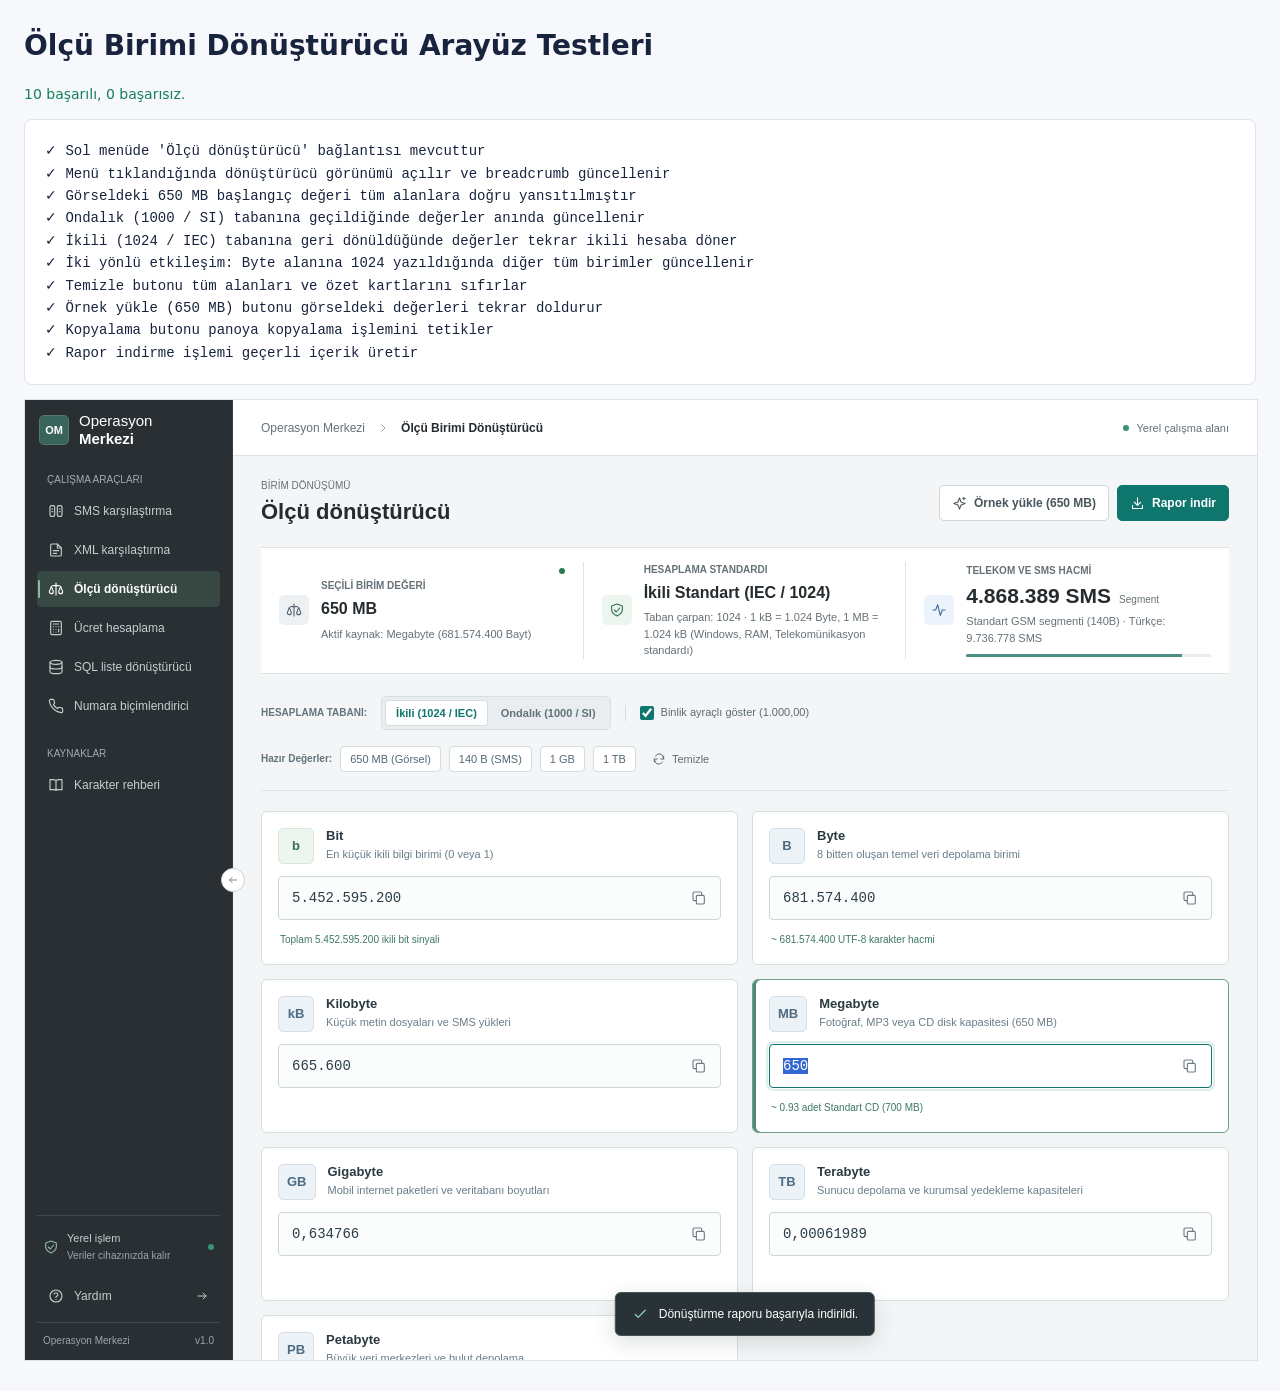
<file: tests/converter-ui-tests.html>
<!doctype html>
<html lang="tr">
<head>
  <meta charset="utf-8">
  <meta name="viewport" content="width=device-width, initial-scale=1">
  <title>Ölçü Birimi Dönüştürücü Arayüz Testleri</title>
  <style>body{font:14px/1.6 system-ui,sans-serif;color:#18233d;background:#f7f8fc;margin:24px}h1{margin-bottom:8px}pre{white-space:pre-wrap;background:white;border:1px solid #dde2ee;padding:20px;border-radius:8px}iframe{width:1440px;max-width:100%;height:960px;border:1px solid #dde2ee;background:#fff} .pass{color:#148058}.fail{color:#b91c1c}</style>
  <script src="converter-ui-tests.js" defer=""></script>
</head>
<body>
  <h1>Ölçü Birimi Dönüştürücü Arayüz Testleri</h1>
  <p id="test-summary">Testler çalışıyor…</p>
  <pre id="test-results"></pre>
  <iframe id="app-frame" src="../index.html" title="Operasyon Merkezi Test"></iframe>
</body>
</html>
</file>
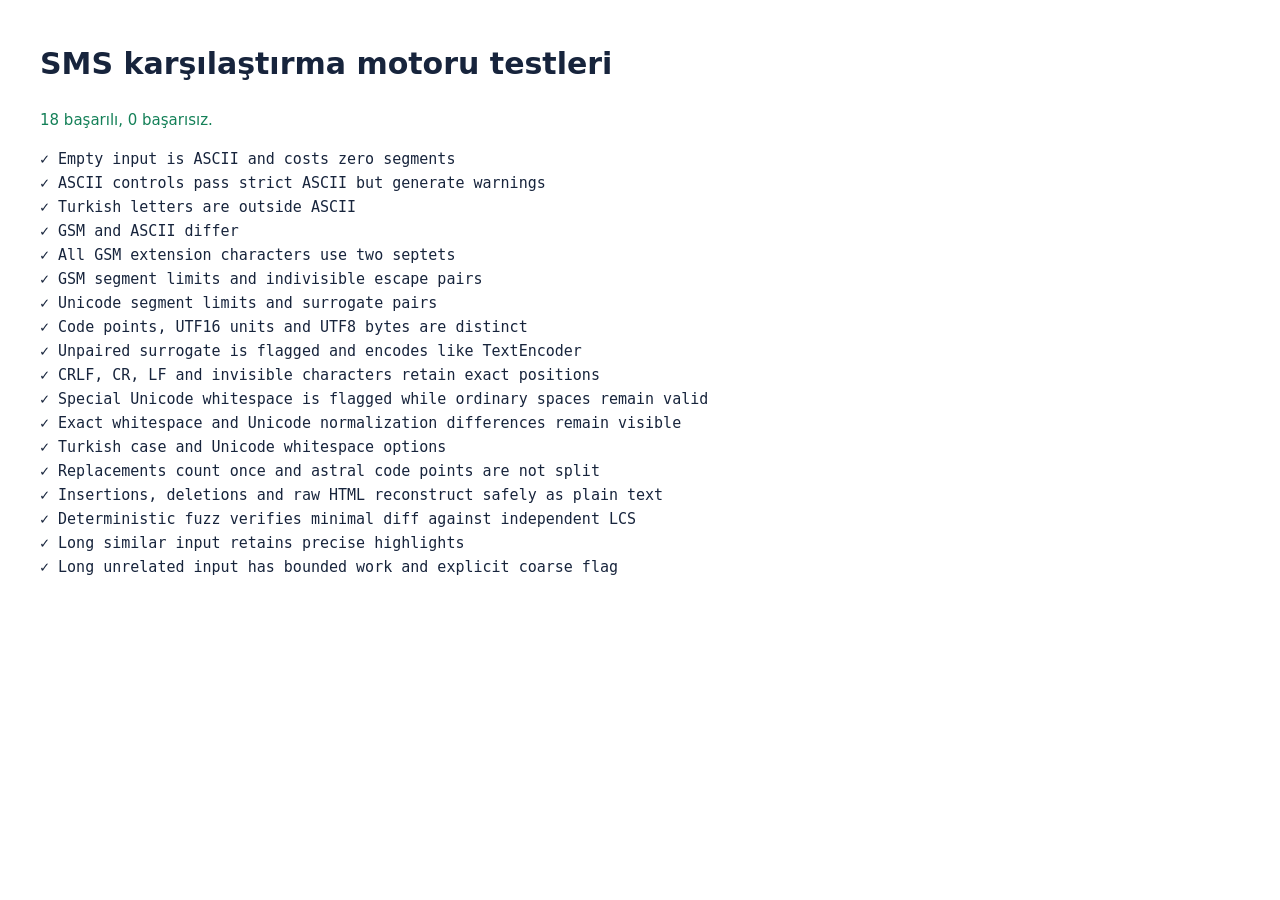
<file: tests/engine-tests.html>
<!doctype html>
<html lang="tr">
<head>
  <meta charset="utf-8">
  <meta name="viewport" content="width=device-width, initial-scale=1">
  <title>SMS karşılaştırma motoru testleri</title>
  <style>body{font:15px/1.6 system-ui,sans-serif;margin:40px;color:#17243c}pre{white-space:pre-wrap} .pass{color:#148058}.fail{color:#b91c1c}</style>
</head>
<body>
  <h1>SMS karşılaştırma motoru testleri</h1>
  <p id="summary">Testler çalışıyor…</p>
  <pre id="results"></pre>
  <script src="../sms-engine.js"></script>
  <script src="engine-tests.js"></script>
  <script>
    const report = runEngineTests();
    document.getElementById("summary").textContent = report.passed + " başarılı, " + report.failed + " başarısız.";
    document.getElementById("summary").className = report.failed ? "fail" : "pass";
    document.getElementById("results").textContent = report.results.map(function (result) { return (result.passed ? "✓ " : "✗ ") + result.test + (result.error ? "\n  " + result.error : ""); }).join("\n");
    document.documentElement.dataset.testResult = report.failed ? "failed" : "passed";
  </script>
</body>
</html>
</file>
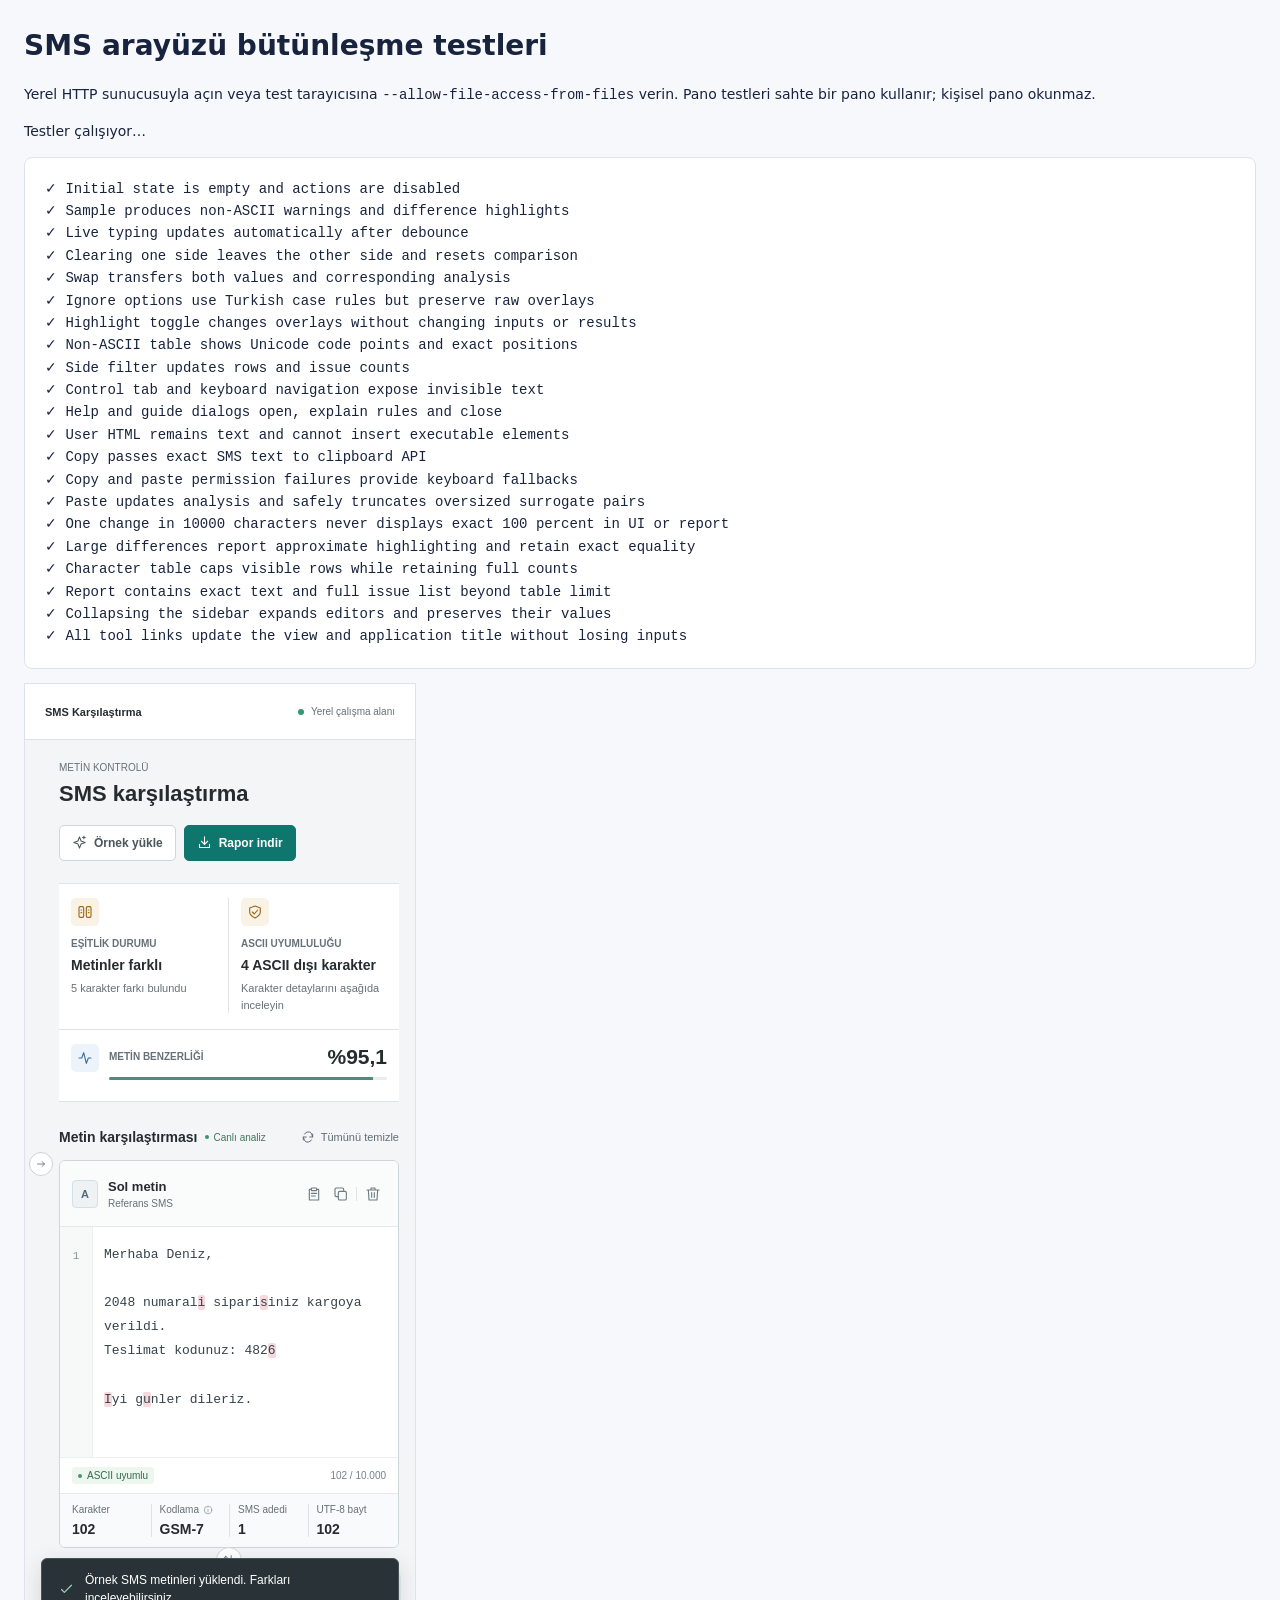
<file: tests/ui-tests.html>
<!doctype html>
<html lang="tr">
<head>
  <meta charset="utf-8">
  <meta name="viewport" content="width=device-width, initial-scale=1">
  <title>SMS arayüzü bütünleşme testleri</title>
  <style>body{font:14px/1.6 system-ui,sans-serif;color:#18233d;background:#f7f8fc;margin:24px}h1{margin-bottom:8px}pre{white-space:pre-wrap;background:white;border:1px solid #dde2ee;padding:20px;border-radius:8px}iframe{width:1440px;max-width:100%;height:960px;border:1px solid #dde2ee;background:#fff} .pass{color:#148058}.fail{color:#b91c1c}</style>
  <script src="ui-tests.js" defer></script>
</head>
<body>
  <h1>SMS arayüzü bütünleşme testleri</h1>
  <p>Yerel HTTP sunucusuyla açın veya test tarayıcısına <code>--allow-file-access-from-files</code> verin. Pano testleri sahte bir pano kullanır; kişisel pano okunmaz.</p>
  <p id="test-summary">Testler çalışıyor…</p>
  <pre id="test-results"></pre>
  <iframe id="app-frame" src="../index.html" title="Test edilen Operasyon Merkezi uygulaması"></iframe>
</body>
</html>
</file>
<file: styles.css>
:root {
  font-family: "Segoe UI", -apple-system, BlinkMacSystemFont, Arial, sans-serif;
  color: #252b2e; background: #f4f5f6; font-synthesis: none; font-size: 13px; font-weight: 400; letter-spacing: 0;
  --primary: #0f766e; --primary-light: #e9f4f1; --muted: #667177; --border: #dfe3e5; --green: #287851; --amber: #9b681c; --sidebar-width: 208px;
}
* { box-sizing: border-box; }
body { margin: 0; }
body.sidebar-collapsed { --sidebar-width: 56px; }
button, input, textarea, select { font: inherit; }
button, a, input, select, textarea { -webkit-tap-highlight-color: transparent; outline-offset: 3px; }
button { color: inherit; cursor: pointer; }
button:disabled { cursor: default; opacity: .45; }
:focus-visible { outline: 2px solid var(--primary); }
a { color: inherit; text-decoration: none; }
[hidden] { display: none !important; }
.icon-definitions { position: absolute; width: 0; height: 0; overflow: hidden; }
.icon { width: 20px; height: 20px; fill: none; stroke: currentColor; stroke-width: 1.7; stroke-linecap: round; stroke-linejoin: round; flex-shrink: 0; }
.icon.small { width: 16px; height: 16px; }
.icon.micro { width: 12px; height: 12px; }
.sr-only { position: absolute; width: 1px; height: 1px; padding: 0; margin: -1px; overflow: hidden; clip: rect(0, 0, 0, 0); white-space: nowrap; border: 0; }
.skip-link { position: fixed; top: -80px; left: 16px; padding: 12px; background: #fff; z-index: 100; }
.skip-link:focus { top: 10px; }

/* Sidebar and content share a width so collapsing expands the workspace. */
.sidebar { position: fixed; inset: 0 auto 0 0; width: var(--sidebar-width); padding: 12px 12px 14px; display: flex; flex-direction: column; overflow-y: auto; background: #292f32; color: #c6ced1; border-right: 1px solid #353d40; z-index: 30; transition: width .2s ease, transform .2s ease; scrollbar-width: thin; }
.brand { display: flex; align-items: center; gap: 10px; min-height: 36px; margin: 0 2px 26px; color: #fff; }
.brand-mark { display: grid; place-items: center; width: 30px; height: 30px; flex-shrink: 0; background: #38645b; color: #fff; border: 1px solid #54776e; border-radius: 5px; font-size: 11px; font-weight: 600; }
.brand-name { font-size: 15px; line-height: 1.2; white-space: nowrap; }
.brand-name strong { display: block; font-weight: 600; }
.workspace-label { padding: 0 10px; margin: 0 0 8px; color: #a3adb1; font-size: 10px; font-weight: 500; }
.support-label { margin-top: 24px; }
.navigation { display: flex; flex-direction: column; gap: 3px; }
.nav-item { position: relative; display: flex; align-items: center; gap: 10px; width: 100%; min-height: 36px; padding: 8px 10px; border: 1px solid transparent; border-radius: 4px; background: none; text-align: left; color: #c6ced1; font-size: 12px; font-weight: 400; white-space: nowrap; transition: background .15s, color .15s; }
.nav-item:hover { background: #343c40; color: #fff; }
.nav-item.active { color: #fff; background: #374843; font-weight: 600; }
.nav-item.active::before { content: ""; position: absolute; left: 0; top: 8px; bottom: 8px; width: 2px; border-radius: 1px; background: #8bb7a7; }
.nav-item .icon { width: 16px; height: 16px; }
.nav-active-dot { display: none; }
.sidebar-bottom { margin-top: auto; padding-top: 24px; }
.privacy-status { display: flex; align-items: center; gap: 8px; border-top: 1px solid #41494d; padding: 14px 6px; font-size: 11px; line-height: 1.6; color: #c6ced1; }
.privacy-status > .icon { color: #90b4a8; width: 16px; }
.privacy-status strong { display: block; font-size: 10px; font-weight: 400; color: #99a7ac; }
.privacy-status > .status-dot { margin-left: auto; }
.status-dot { display: inline-block; width: 6px; height: 6px; flex-shrink: 0; border-radius: 50%; background: #379573; }
.help-link .small { margin-left: auto; width: 14px; }
.sidebar-footer { display: flex; justify-content: space-between; gap: 8px; padding: 12px 6px 0; margin-top: 8px; border-top: 1px solid #41494d; font-size: 10px; color: #99a7ac; white-space: nowrap; }
.sidebar-toggle { position: fixed; left: calc(var(--sidebar-width) - 12px); top: 50%; top: 50dvh; transform: translateY(-50%); width: 24px; height: 24px; display: grid; place-items: center; padding: 0; border: 1px solid #cbd2d4; border-radius: 50%; color: #657379; background: #fff; z-index: 35; transition: left .2s ease, background .15s; }
/* Preserve a comfortable pointer target around the smaller visible control. */
.sidebar-toggle::before { content: ""; position: absolute; inset: -6px; border-radius: 50%; }
.sidebar-toggle:hover { color: var(--primary); background: #edf6f3; border-color: #88b2a6; }
.sidebar-toggle .icon { width: 12px; height: 12px; transform: rotate(180deg); transition: transform .2s ease; }
.sidebar-collapsed .sidebar-toggle .icon { transform: rotate(0); }
.sidebar-collapsed .sidebar { padding-left: 8px; padding-right: 8px; }
.sidebar-collapsed .brand { margin-left: 5px; margin-right: 5px; }
.sidebar-collapsed .brand-name, .sidebar-collapsed .nav-item > span, .sidebar-collapsed .help-link > .small, .sidebar-collapsed .privacy-status, .sidebar-collapsed .sidebar-footer { display: none; }
.sidebar-collapsed .workspace-label { height: 12px; font-size: 0; padding: 0; }
.sidebar-collapsed .support-label { border-top: 1px solid #41494d; }
.sidebar-collapsed .nav-item { justify-content: center; padding: 8px; }
.sidebar-backdrop { position: fixed; inset: 0; background: #161e2359; z-index: 25; }
.app-shell { min-width: 0; margin-left: var(--sidebar-width); transition: margin-left .2s ease; }
.topbar { height: 56px; padding: 0 28px; display: flex; align-items: center; justify-content: space-between; gap: 20px; background: #fff; border-bottom: 1px solid var(--border); }
.breadcrumb { display: flex; align-items: center; gap: 12px; min-width: 0; font-size: 12px; font-weight: 600; }
.breadcrumb > span:first-child { color: var(--muted); font-weight: 400; }
.breadcrumb > span:last-child { overflow-wrap: anywhere; }
.breadcrumb .icon { width: 12px; height: 12px; color: #8c989e; }
.topbar-right { display: flex; align-items: center; gap: 18px; flex-shrink: 0; }
.local-status { display: flex; align-items: center; gap: 7px; font-size: 11px; color: var(--muted); }
.main-content { width: 100%; min-width: 0; padding: 24px 28px 0; }
.workspace-view { min-width: 0; }
.page-heading { display: flex; align-items: center; justify-content: space-between; flex-wrap: wrap; gap: 16px; margin-bottom: 20px; }
.page-heading > div:first-child { min-width: 0; }
.eyebrow { margin-bottom: 6px; color: var(--muted); font-size: 10px; font-weight: 500; }
h1 { margin: 0; font-size: 22px; line-height: 1.35; font-weight: 600; overflow-wrap: anywhere; }
h2 { margin: 0; font-size: 14px; font-weight: 600; line-height: 1.5; }
.heading-actions { display: flex; gap: 8px; flex-wrap: wrap; }
.button { display: inline-flex; justify-content: center; align-items: center; gap: 7px; min-height: 36px; padding: 8px 12px; border: 1px solid transparent; border-radius: 5px; font-size: 12px; font-weight: 600; transition: background .15s, border-color .15s; }
.button .icon { width: 15px; height: 15px; }
.button-primary { background: var(--primary); color: #fff; border-color: var(--primary); }
.button-primary:hover:not(:disabled) { background: #0a615b; border-color: #0a615b; }
.button-secondary { background: #fff; color: #49565c; border-color: #cfd6d9; }
.button-secondary:hover { background: #eef3f2; border-color: #a3b9b2; }

.summary-grid { display: grid; grid-template-columns: repeat(3, minmax(0, 1fr)); gap: 0; padding: 14px 0; margin-bottom: 22px; border-top: 1px solid var(--border); border-bottom: 1px solid var(--border); background: #fff; }
.summary-card { display: flex; align-items: center; gap: 12px; min-width: 0; min-height: 58px; padding: 0 18px; border-right: 1px solid var(--border); }
.summary-card:last-child { border-right: 0; }
.summary-icon { display: grid; place-items: center; width: 30px; height: 30px; flex-shrink: 0; border-radius: 5px; }
.summary-icon .icon { width: 16px; height: 16px; }
.lavender { background: #eef1f3; color: #526471; }
.mint { background: #edf5ef; color: #327454; }
.blue { background: #edf3fa; color: #426d9a; }
.amber { background: #faf2e4; color: #9b681c; }
.summary-body { display: flex; flex: 1; min-width: 0; flex-direction: column; gap: 5px; overflow-wrap: anywhere; }
.summary-label { font-size: 10px; font-weight: 600; color: var(--muted); line-height: 1.5; }
.summary-body > strong { font-size: 16px; font-weight: 600; line-height: 1.4; font-variant-numeric: tabular-nums; }
.summary-detail { color: var(--muted); font-size: 11px; line-height: 1.5; }
.summary-indicator { width: 6px; height: 6px; flex-shrink: 0; border-radius: 50%; background: #c0c8cc; align-self: flex-start; margin-top: 6px; }
.summary-indicator.good { background: var(--green); }
.summary-indicator.warning { background: #bb832f; }
.similarity-value { display: flex; align-items: baseline; flex-wrap: wrap; gap: 8px; }
.similarity-value strong { font-size: 21px; line-height: 1.2; font-weight: 600; font-variant-numeric: tabular-nums; }
.similarity-value > span { font-size: 10px; color: var(--muted); }
.progress-track { height: 3px; width: 100%; background: #e9eeec; border-radius: 2px; overflow: hidden; margin-top: 3px; }
.progress-fill { width: 0; height: 100%; background: #4a8e83; transition: width .2s; }
.section-heading { display: flex; align-items: center; justify-content: space-between; gap: 10px; flex-wrap: wrap; min-height: 26px; margin-bottom: 10px; }
.section-title { display: flex; align-items: center; gap: 10px; flex-wrap: wrap; min-width: 0; }
.live-badge { display: inline-flex; align-items: center; gap: 5px; padding: 3px 0; color: #42755a; font-size: 10px; white-space: nowrap; }
.live-badge .status-dot { width: 4px; height: 4px; }
.text-button { display: inline-flex; align-items: center; gap: 6px; padding: 5px 0; border: 0; background: none; color: #5f6c72; font-size: 11px; font-weight: 500; }
.text-button:hover:not(:disabled) { color: var(--primary); }
.text-button .icon { width: 14px; height: 14px; }
.editors-grid { display: grid; grid-template-columns: repeat(2, minmax(0, 1fr)); gap: 20px; position: relative; }
.editor-card { min-width: 0; border: 1px solid #cfd6d9; border-radius: 6px; background: #fff; overflow: hidden; transition: border-color .15s, box-shadow .15s; }
.editor-card:focus-within { border-color: #6b9f94; box-shadow: 0 0 0 2px #0f766e12; }
.editor-header { display: flex; align-items: center; justify-content: space-between; gap: 8px; min-height: 58px; padding: 10px 16px; border-bottom: 1px solid #e5e8ea; background: #fafbfb; }
.editor-label { display: flex; align-items: center; gap: 10px; min-width: 0; }
.letter-badge { display: grid; place-items: center; width: 26px; height: 28px; flex-shrink: 0; border: 1px solid #d5dfe5; border-radius: 4px; font-size: 11px; font-weight: 600; }
.left-letter { background: #eef2f5; color: #526a7e; }
.right-letter { background: #edf5f2; border-color: #d3e4dc; color: #397866; }
.editor-label > div { display: flex; flex-direction: column; gap: 4px; }
.editor-label label { font-size: 13px; font-weight: 600; cursor: text; }
.editor-label > div > span { font-size: 10px; color: var(--muted); }
.editor-actions { display: flex; align-items: center; gap: 2px; flex-shrink: 0; }
.icon-button { display: inline-flex; align-items: center; justify-content: center; width: 30px; height: 30px; padding: 6px; border: 0; border-radius: 4px; color: #6e7c83; background: transparent; }
.icon-button:hover:not(:disabled) { color: var(--primary); background: #edf4f1; }
.icon-button .icon { width: 16px; height: 16px; }
.action-divider { width: 1px; height: 14px; margin: 0 4px; background: var(--border); }
.editor-surface { position: relative; height: clamp(216px, 27vh, 300px); background: #fff; }
.editor-surface::before { content: "1"; position: absolute; inset: 0 auto 0 0; width: 36px; padding-top: 19px; border-right: 1px solid #edf0f1; text-align: center; color: #8a969b; background: #f7f9f9; font: 11px/1.85 Consolas, monospace; }
.sms-input, .editor-highlight { position: absolute; inset: 0; width: 100%; height: 100%; margin: 0; padding: 16px 18px 16px 50px; white-space: pre-wrap; overflow-wrap: anywhere; word-break: normal; font: 13px/1.85 Consolas, "Cascadia Code", "Courier New", monospace; letter-spacing: 0; tab-size: 4; border: 0; border-radius: 0; overflow: auto; scrollbar-width: thin; scrollbar-color: #cbd4d8 transparent; }
.sms-input { resize: none; background: transparent; color: #35434a; caret-color: var(--primary); outline: none; z-index: 1; }
.sms-input::placeholder { color: #7b878d; opacity: 1; }
.sms-input::selection { background: #afd9ce80; }
.editor-highlight { pointer-events: none; color: transparent; z-index: 0; }
.editor-highlight mark { color: transparent; background: #f6d9de; border-radius: 2px; }
.editor-highlight mark.added { background: #cfebdd; }
.editor-highlight mark.non-ascii { background: #fde68a; border-bottom: 2px solid #f59e0b; }
.editor-highlight mark.invisible-char { background: #fed7aa; border-bottom: 2px dashed #ea580c; }
.editor-highlight mark.removed.non-ascii { background: #fecdd3; border-bottom: 2px solid #e11d48; outline: 1px dashed #d97706; }
.editor-highlight mark.added.non-ascii { background: #a7f3d0; border-bottom: 2px solid #059669; outline: 1px dashed #d97706; }
.editor-status { display: flex; align-items: center; justify-content: space-between; flex-wrap: wrap; gap: 6px; min-height: 36px; padding: 6px 16px; border-top: 1px solid #edf0f1; }
.encoding-badge { display: inline-flex; align-items: center; gap: 5px; padding: 3px 6px; border-radius: 3px; font-size: 10px; color: #65737a; background: #f1f4f5; }
.encoding-badge::before { content: ""; width: 4px; height: 4px; border-radius: 50%; flex-shrink: 0; background: #9da9ae; }
.encoding-badge.good { color: #306b4c; background: #edf6ef; }
.encoding-badge.good::before { background: #4a9270; }
.encoding-badge.warning { color: #8c601e; background: #fbf3e5; }
.encoding-badge.warning::before { background: #b98739; }
.input-limit { color: #75828a; font-size: 10px; font-variant-numeric: tabular-nums; }
.editor-stats { display: grid; grid-template-columns: repeat(4, minmax(0, 1fr)); padding: 10px 16px; background: #f9fafb; border-top: 1px solid #e5e9eb; }
.editor-stats > div { display: flex; flex-direction: column; gap: 6px; padding-left: 14px; border-left: 1px solid var(--border); min-width: 0; }
.editor-stats > div:first-child { padding-left: 0; border: 0; }
.editor-stats span { display: flex; align-items: center; gap: 4px; color: var(--muted); font-size: 10px; }
.editor-stats .micro { color: #829199; width: 10px; height: 10px; }
.editor-stats strong { font-size: 14px; font-weight: 600; font-variant-numeric: tabular-nums; overflow-wrap: anywhere; }
.swap-button { position: absolute; left: 50%; top: 45%; transform: translate(-50%, -50%); z-index: 2; display: grid; place-items: center; width: 26px; height: 26px; padding: 0; background: #fff; border: 1px solid #cfd6d9; border-radius: 50%; color: #697a82; }
.swap-button:disabled { opacity: 1; color: #a6b0b5; }
.swap-button:hover:not(:disabled) { color: var(--primary); border-color: var(--primary); }
.swap-button .icon { width: 13px; height: 13px; }
.comparison-options { display: flex; justify-content: space-between; align-items: center; flex-wrap: wrap; gap: 14px; padding-top: 15px; }
.option-group { display: flex; align-items: center; gap: 16px; flex-wrap: wrap; }
.checkbox-label { display: flex; align-items: center; gap: 7px; color: #5d6b72; font-size: 11px; cursor: pointer; line-height: 1.5; }
.checkbox-label input { margin: 0; width: 14px; height: 14px; flex-shrink: 0; accent-color: var(--primary); cursor: pointer; }
.options-divider { width: 1px; height: 16px; background: #d4dcdf; }
.highlight-legend { display: flex; align-items: center; gap: 5px; margin-left: auto; color: #66757c; font-size: 10px; }
.legend-dot { width: 7px; height: 7px; border-radius: 2px; flex-shrink: 0; }
.legend-dot.nonascii { background: #f59e0b; }
.legend-dot.removed { background: #dcaeb4; margin-left: 10px; }
.legend-dot.added { background: #95c7ae; margin-left: 10px; }
.comparison-note { font-size: 11px; color: #85611f; line-height: 1.7; padding: 10px 13px; background: #fff8e9; border: 1px solid #eddfbc; border-radius: 4px; margin-top: 13px; }
.analysis-section { margin-top: 22px; }
.count-badge { display: grid; place-items: center; min-width: 20px; height: 20px; padding: 0 5px; border: 1px solid #dbe1e4; border-radius: 4px; color: #627179; background: #eef1f3; font-size: 10px; }
.analysis-card { background: #fff; border-top: 1px solid #d6dde0; border-bottom: 1px solid #d6dde0; overflow: hidden; }
.analysis-toolbar { display: flex; justify-content: space-between; align-items: center; gap: 10px; padding: 0 16px; min-height: 48px; border-bottom: 1px solid var(--border); }
.analysis-tabs { display: flex; align-self: stretch; gap: 24px; }
.analysis-tab { display: flex; align-items: center; gap: 7px; padding: 14px 0 12px; border: 0; border-bottom: 2px solid transparent; background: none; color: #65757c; font-size: 12px; font-weight: 500; text-align: left; }
.analysis-tab.active { color: var(--primary); border-bottom-color: var(--primary); }
.analysis-tab > span { display: grid; place-items: center; min-width: 19px; height: 17px; padding: 0 4px; border-radius: 3px; background: #f0f3f4; color: #64747c; font-size: 10px; }
.analysis-tab.active > span { background: #e7f1ed; color: #396d5c; }
.side-filter select { max-width: 100%; padding: 6px 8px; border: 1px solid #d7dfe2; border-radius: 4px; background: #fff; color: #54666e; font-size: 11px; cursor: pointer; }
.analysis-empty { min-height: 138px; display: flex; flex-direction: column; align-items: center; justify-content: center; padding: 20px 16px; text-align: center; }
.empty-icon { display: grid; place-items: center; width: 32px; height: 32px; margin-bottom: 10px; border: 1px solid #e0e6e8; border-radius: 6px; color: #84949c; background: #f5f7f8; }
.empty-icon .icon { width: 17px; height: 17px; }
.analysis-empty strong { font-size: 12px; font-weight: 500; color: #5d6f78; }
.analysis-empty p { font-size: 11px; line-height: 1.6; color: #74838b; margin: 6px 0 0; }
.analysis-footnote { display: flex; align-items: flex-start; gap: 7px; padding: 10px 16px; border-top: 1px solid #e8edef; background: #f9fafb; color: #64757d; font-size: 10px; line-height: 1.7; }
.analysis-footnote .icon { width: 13px; height: 13px; margin-top: 2px; }
.table-wrapper { max-height: 330px; overflow: auto; scrollbar-width: thin; }
.character-table { width: 100%; border-collapse: collapse; text-align: left; white-space: nowrap; }
.character-table thead { position: sticky; top: 0; background: #f7f9fa; z-index: 1; }
.character-table th { padding: 11px 16px; border-bottom: 1px solid var(--border); color: #64747c; font-size: 10px; font-weight: 600; }
.character-table td { padding: 10px 16px; border-bottom: 1px solid #edf0f2; color: #43565f; font-size: 12px; }
.character-table tbody tr:last-child td { border-bottom: 0; }
.character-table tr:hover td { background: #fef7e7; }
.character-table tbody tr.clickable { cursor: pointer; transition: background .15s ease; }
.character-table tbody tr.clickable:focus-visible { outline: 2px solid var(--primary); outline-offset: -2px; }
.jump-link-badge { display: inline-flex; align-items: center; gap: 3px; margin-left: 8px; padding: 2px 7px; border-radius: 3px; font-size: 10px; font-weight: 500; color: #85611f; background: #fef3c7; border: 1px solid #fde68a; transition: background .15s ease, color .15s ease, border-color .15s ease; }
.character-table tr:hover .jump-link-badge { background: #f59e0b; color: #fff; border-color: #d97706; }
@keyframes editorPulse {
  0% { box-shadow: 0 0 0 0 rgba(245, 158, 11, 0.7); }
  50% { box-shadow: 0 0 0 6px rgba(245, 158, 11, 0.3); }
  100% { box-shadow: 0 0 0 0 rgba(245, 158, 11, 0); }
}
.editor-card.card-pulse { animation: editorPulse 1.2s ease-out; }
.character-chip { display: inline-flex; align-items: center; justify-content: center; min-width: 27px; padding: 3px 7px; border: 1px solid #ecdab7; border-radius: 4px; color: #896226; background: #fcf7ee; font: 13px Consolas, monospace; unicode-bidi: isolate; }
.unicode-code { font: 11px Consolas, monospace; color: #61737c; }
.table-side { display: inline-flex; align-items: center; gap: 7px; }
.table-side .letter-badge { width: 20px; height: 20px; font-size: 10px; }
.table-limit-note { padding: 10px 16px; background: #f7f9fa; color: #63767f; font-size: 11px; }
.character-table .position-detail { margin-left: 7px; color: #71828a; font-size: 10px; }
.page-footer { display: flex; align-items: center; justify-content: space-between; gap: 12px; padding: 22px 0; color: #718087; font-size: 10px; }
.page-footer > span:first-child { display: flex; align-items: center; gap: 6px; }
.page-footer .icon { width: 12px; height: 12px; }
.toast { position: fixed; bottom: 24px; left: calc(50% + var(--sidebar-width) / 2); transform: translateX(-50%); display: flex; align-items: center; gap: 10px; width: max-content; max-width: min(520px, calc(100vw - var(--sidebar-width) - 40px)); padding: 12px 16px; background: #293236; color: #fff; border: 1px solid #465459; border-radius: 6px; box-shadow: 0 6px 22px #1b292b26; font-size: 12px; line-height: 1.5; z-index: 50; }
.toast .icon { width: 17px; height: 17px; color: #98d3bc; }
.info-dialog { width: calc(100% - 32px); max-width: 540px; max-height: calc(100dvh - 40px); padding: 26px; border: 1px solid #d4dfe1; border-radius: 8px; color: #2c393f; box-shadow: 0 20px 65px #162b3433; }
.info-dialog::backdrop { background: #182a3559; }
.dialog-heading { display: flex; justify-content: space-between; align-items: flex-start; margin-bottom: 18px; }
.info-dialog h2 { font-size: 20px; margin-bottom: 17px; }
.info-dialog h3 { font-size: 12px; font-weight: 600; margin: 18px 0 6px; }
.info-dialog p, .info-dialog li { font-size: 12px; line-height: 1.8; color: #5e727d; }
.info-dialog p { margin: 6px 0; }
.info-dialog ol { padding-left: 19px; }
.info-dialog li { padding-left: 3px; margin: 7px 0; }
.info-dialog code { font-size: 11px; color: #396c5c; background: #eef5f2; border-radius: 3px; padding: 2px 5px; }
.info-dialog .button { margin-top: 23px; min-width: 100px; }
.dialog-note { padding: 10px 13px; border-radius: 4px; background: #f4f7f8; }
.noscript-notice { position: fixed; bottom: 20px; left: 20px; right: 20px; padding: 20px; background: #fff2d9; z-index: 100; }
.file-button { position: relative; overflow: hidden; }
.file-button input { position: absolute; inset: 0; width: 100%; opacity: 0; cursor: pointer; }
.file-button:focus-within { outline: 2px solid var(--primary); outline-offset: 3px; }
.xml-editor-surface { height: 340px; }
.xml-table-wrapper { max-height: 420px; }
.xml-diff-table td:nth-child(2) { min-width: 280px; font-family: Consolas, "Cascadia Code", monospace; }
.xml-diff-table td:nth-child(4), .xml-diff-table td:nth-child(5) { max-width: 280px; white-space: normal; overflow-wrap: anywhere; }
.xml-status-badge { display: inline-flex; align-items: center; justify-content: center; min-width: 58px; padding: 4px 7px; border-radius: 4px; font-size: 10px; font-weight: 600; }
.xml-status-badge.added { background: #e8f5ec; color: #2f7251; }
.xml-status-badge.removed { background: #fbeaec; color: #9c4650; }
.xml-status-badge.changed { background: #fcf4df; color: #89621f; }
.xml-row-added td { background: #fbfefc; }
.xml-row-removed td { background: #fefbfc; }
.xml-row-changed td { background: #fffdf8; }

/* Entegre Toad / GitHub Tarzı XML Editör Stilleri */
.xml-comparison-section .xml-editors-grid {
  grid-template-columns: minmax(0, 1fr) minmax(0, 1fr);
  gap: 16px;
  position: relative;
}

.xml-integrated-surface {
  position: relative;
  height: clamp(380px, 50vh, 600px);
  background: #fff;
  border-top: 1px solid #eef2f4;
  overflow: hidden;
  font-family: Consolas, "Cascadia Code", "Courier New", monospace;
  font-size: 12px;
  line-height: 20px;
}
/* Göz hizası tek çizgi - sahte ::before 1 numarasını kaldırıyoruz */
.xml-integrated-surface::before {
  display: none !important;
}

/* Sol Gutter: Satır Numarası ve + / - İşareti */
.xml-gutter {
  position: absolute;
  top: 0;
  left: 0;
  bottom: 0;
  width: 58px;
  background: #f7f9fa;
  border-right: 1px solid #dbe2e5;
  user-select: none;
  overflow: hidden;
  z-index: 2;
  pointer-events: none;
}

.xml-gutter-line {
  display: flex;
  align-items: center;
  justify-content: space-between;
  height: 20px;
  padding: 0 6px 0 6px;
  font-size: 11px;
  color: #8b9aa1;
  box-sizing: border-box;
}

.xml-gutter-line .gutter-num {
  width: 32px;
  text-align: right;
  font-variant-numeric: tabular-nums;
}

.xml-gutter-line .gutter-sign {
  width: 12px;
  text-align: center;
  font-weight: 700;
  font-size: 12px;
}

/* Diff Backdrop: Satır arka plan renklendirmesi (+ yeşil, - kırmızı) */
.xml-diff-backdrop {
  position: absolute;
  top: 0;
  left: 58px;
  right: 0;
  bottom: 0;
  pointer-events: none;
  z-index: 1;
  overflow: hidden;
  background: transparent;
}

.xml-backdrop-line {
  height: 20px;
  width: 100%;
  box-sizing: border-box;
  white-space: pre;
}

/* Doğrudan Yazılabilir Textarea */
.xml-integrated-textarea {
  position: absolute;
  top: 0;
  left: 58px;
  right: 0;
  bottom: 0;
  width: calc(100% - 58px);
  height: 100%;
  margin: 0;
  padding: 0 12px;
  border: 0;
  outline: none;
  resize: none;
  background: transparent;
  color: #29353c;
  caret-color: var(--primary);
  font-family: Consolas, "Cascadia Code", "Courier New", monospace;
  font-size: 12px;
  line-height: 20px;
  white-space: pre;
  overflow-x: auto;
  overflow-y: scroll;
  scrollbar-width: thin;
  scrollbar-color: #cbd4d8 transparent;
  tab-size: 2;
  z-index: 3;
}

.xml-integrated-textarea::placeholder {
  color: #8fa0a8;
  opacity: 1;
}

/* Diff Satır Renkleri (GitHub / Toad Tarzı) */
.diff-removed-line {
  background-color: #ffeef0 !important;
  color: #b31d28 !important;
}
.diff-removed-line.xml-gutter-line {
  background-color: #ffdce0 !important;
  border-right-color: #fca5a5 !important;
}
.diff-removed-line .gutter-sign {
  color: #cf222e;
}

.diff-added-line {
  background-color: #e6ffed !important;
  color: #1a7f37 !important;
}
.diff-added-line.xml-gutter-line {
  background-color: #ccffd8 !important;
  border-right-color: #86efac !important;
}
.diff-added-line .gutter-sign {
  color: #1a7f37;
}

.converter-container { display: flex; flex-direction: column; gap: 20px; margin-bottom: 28px; }
.converter-toolbar { display: flex; align-items: center; justify-content: space-between; flex-wrap: wrap; gap: 16px; padding: 0 0 18px; border-bottom: 1px solid var(--border); }
.converter-toolbar-left { display: flex; align-items: center; gap: 14px; flex-wrap: wrap; min-width: 0; }
.converter-toggle-label, .converter-presets-label { font-size: 10px; font-weight: 600; color: #63747d; }
.converter-toggle-group { display: inline-flex; max-width: 100%; padding: 3px; gap: 2px; border: 1px solid #d9e0e3; border-radius: 5px; background: #e9edef; }
.converter-toggle-btn { flex: 1 0 auto; border: 1px solid transparent; border-radius: 3px; padding: 6px 10px; background: none; font-size: 11px; font-weight: 600; color: #61727b; }
.converter-toggle-btn:hover { color: var(--primary); }
.converter-toggle-btn.active { background: #fff; color: var(--primary); border-color: #d5dddf; }
.converter-presets { display: flex; align-items: center; gap: 8px; flex-wrap: wrap; }
.converter-preset-chip { display: inline-flex; align-items: center; gap: 5px; padding: 6px 9px; border: 1px solid #d2dbe0; border-radius: 4px; background: #fff; color: #526975; font-size: 11px; font-weight: 500; }
.converter-preset-chip:hover { border-color: #84aaa0; background: #eff6f3; color: var(--primary); }
.converter-rows-grid { display: grid; grid-template-columns: repeat(auto-fit, minmax(min(100%, 330px), 1fr)); gap: 14px; }
.converter-row-card { display: flex; flex-direction: column; gap: 12px; min-width: 0; padding: 16px; border: 1px solid #d6dfe2; border-radius: 6px; background: #fff; transition: border-color .15s, box-shadow .15s; }
@supports (grid-template-rows: subgrid) {
  .converter-row-card { display: grid; grid-template-rows: subgrid; grid-row: span 3; }
}
.converter-row-card:hover { border-color: #b6c7cc; }
.converter-row-card.is-active-source { border-color: #6b9f90; box-shadow: inset 3px 0 #508a77; }
.converter-row-header { display: flex; align-items: flex-start; justify-content: space-between; flex-wrap: wrap; gap: 10px; }
.converter-badge-group { display: flex; align-items: center; gap: 12px; min-width: 0; }
.converter-unit-symbol { display: inline-grid; place-items: center; min-width: 36px; height: 36px; padding: 0 8px; border: 1px solid #d6e0e8; border-radius: 5px; background: #edf2f6; color: #4d6b83; font-size: 13px; font-weight: 600; }
.converter-unit-symbol.symbol-bit { background: #edf5ef; color: #367154; border-color: #d8e7dd; }
.converter-label-wrap { display: flex; flex-direction: column; gap: 4px; min-width: 0; }
.converter-unit-name { color: #2b3a41; font-size: 13px; font-weight: 600; cursor: pointer; }
.converter-unit-desc { color: #697d87; font-size: 11px; line-height: 1.4; overflow-wrap: anywhere; }
.converter-input-wrapper { position: relative; display: flex; align-items: center; }
.converter-input, .fee-input { width: 100%; height: 44px; min-width: 0; padding: 9px 13px; border: 1px solid #cbd6db; border-radius: 4px; background: #fbfcfc; color: #293d48; font: 14px/1.4 Consolas, "Cascadia Code", monospace; font-variant-numeric: tabular-nums; }
.converter-input { padding-right: 46px; }
.converter-input:hover, .fee-input:hover { border-color: #95afa9; }
.converter-input:focus, .fee-input:focus { outline: 2px solid #0f766e22; outline-offset: 1px; border-color: var(--primary); background: #fff; }
.converter-input.is-invalid, .fee-input[aria-invalid=true] { border-color: #bc515c; background: #fff8f8; }
.converter-input::placeholder, .fee-input::placeholder { color: #8a9ba4; }
.converter-input-actions { position: absolute; right: 7px; display: flex; align-items: center; }
.converter-copy-btn { width: 30px; height: 30px; }
.converter-copy-btn.copied { color: #317453; background: #e9f5ed; }
.converter-row-hint { min-height: 16px; padding-left: 2px; color: #3f7960; font-size: 10px; line-height: 1.5; }
.converter-reference-section { margin-top: 10px; }
.converter-reference-card { border-top: 1px solid var(--border); }
.converter-reference-content { padding: 18px 0; }
.converter-ref-grid { display: grid; grid-template-columns: repeat(auto-fit, minmax(min(100%, 260px), 1fr)); gap: 22px; }
.converter-ref-box { display: flex; flex-direction: column; gap: 8px; min-width: 0; }
.converter-ref-box strong { color: #455c66; font-size: 12px; font-weight: 600; }
.converter-ref-box ul { margin: 0; padding-left: 17px; color: #607680; font-size: 11px; line-height: 1.8; }
.converter-ref-box code { padding: 1px 4px; border-radius: 3px; color: #3f6a5b; background: #e9f0ec; font: 11px Consolas, monospace; }
.fee-section { margin-bottom: 28px; }
.fee-card { padding: 20px 0 0; border-top: 1px solid var(--border); border-bottom: 1px solid var(--border); }
.fee-fields { display: grid; grid-template-columns: repeat(3, minmax(0, 1fr)); gap: 24px; }
.fee-field { display: flex; flex-direction: column; min-width: 0; gap: 12px; }
.fee-field-heading { display: flex; align-items: baseline; justify-content: space-between; gap: 10px; color: #354e58; font-size: 13px; font-weight: 600; }
.fee-multiplier { padding: 3px 7px; border: 1px solid #d7e6dd; border-radius: 4px; background: #edf5ef; color: #4b775d; font-size: 11px; font-weight: 500; font-variant-numeric: tabular-nums; }
.fee-error { min-height: 18px; margin: 12px 0; color: #a3414c; font-size: 11px; line-height: 1.5; }
.fee-total-list { margin: 0; border-top: 1px solid var(--border); border-bottom: 1px solid var(--border); }
.fee-total-row { display: grid; grid-template-columns: minmax(140px, 1fr) minmax(0, 2fr); align-items: center; gap: 18px; padding: 20px; border-bottom: 1px solid var(--border); background: #fff; }
.fee-total-row:last-child { border-bottom: 0; }
.fee-total-row dt { color: #586f79; font-size: 13px; font-weight: 500; }
.fee-total-row dd { margin: 0; text-align: right; color: #2f424c; font-size: 22px; font-weight: 600; font-variant-numeric: tabular-nums; overflow-wrap: anywhere; }
.fee-total-row-net { background: #ecf4ef; }
.fee-total-row-net dt, .fee-total-row-net dd { color: #276446; }
.fee-total-row-net dd { font-size: 28px; }

@media (max-width: 1150px) {
  .main-content { padding: 24px 26px 0; }
  .topbar { padding: 0 26px; }
  .summary-card { padding: 0 12px; gap: 9px; align-items: flex-start; }
  .summary-icon { width: 28px; height: 28px; }
  .summary-icon .icon { width: 16px; height: 16px; }
  .summary-indicator { display: none; }
  .editor-header, .editor-status, .editor-stats { padding-left: 12px; padding-right: 12px; }
  .editor-stats > div { padding-left: 8px; }
  .editor-actions { gap: 0; }
  .icon-button { width: 27px; }
  .action-divider { margin: 0 2px; }
  .analysis-tabs { gap: 16px; }
  .analysis-toolbar { flex-wrap: wrap; }
}
@media (min-width: 761px) and (max-width: 1050px) {
  .topbar-right .local-status { display: none; }
  .summary-grid { grid-template-columns: repeat(2, minmax(0, 1fr)); row-gap: 18px; }
  .summary-card:nth-child(2) { border-right: 0; }
  .similarity-card { grid-column: 1 / -1; border-top: 1px solid var(--border); padding-top: 14px; min-height: 60px; }
  .similarity-card .summary-body { display: grid; grid-template-columns: 1fr 1fr; align-items: center; }
  .similarity-card .progress-track { grid-column: 1 / -1; }
  .editors-grid { gap: 16px; }
  .editor-header { flex-wrap: wrap; gap: 10px; }
  .fee-fields { gap: 16px; }
}
@media (max-width: 760px) {
  body { --sidebar-width: 208px; }
  body.sidebar-collapsed { --sidebar-width: 0px; }
  body:not(.sidebar-collapsed) { overflow: hidden; }
  .sidebar { width: 208px; }
  .sidebar-collapsed .sidebar { transform: translateX(-100%); visibility: hidden; }
  .app-shell { margin-left: 0; transition: none; }
  .sidebar-toggle { left: 196px; }
  .sidebar-collapsed .sidebar-toggle { left: 4px; }
  .topbar { min-height: 56px; height: auto; padding: 14px 20px; }
  .desktop-breadcrumb { display: none; }
  .breadcrumb { font-size: 11px; }
  .local-status { font-size: 10px; }
  .main-content { padding: 22px 16px 0 34px; }
  .page-heading { gap: 16px; margin-bottom: 22px; }
  .heading-actions { width: 100%; }
  .summary-grid { grid-template-columns: repeat(2, minmax(0, 1fr)); padding: 14px 0; row-gap: 16px; }
  .summary-card { padding: 0 12px; flex-direction: column; gap: 10px; min-height: 108px; }
  .summary-card:nth-child(2) { border-right: 0; }
  .summary-body { width: 100%; }
  .summary-body > strong { font-size: 14px; }
  .similarity-card { grid-column: 1 / -1; flex-direction: row; min-height: 58px; padding-top: 14px; border-top: 1px solid var(--border); }
  .similarity-card .summary-body { display: grid; grid-template-columns: 1fr auto; align-items: center; column-gap: 12px; }
  .similarity-card .summary-detail, .similarity-card .progress-track { grid-column: 1 / -1; }
  .similarity-value { justify-content: flex-end; }
  .similarity-value > span { display: none; }
  .editors-grid { grid-template-columns: minmax(0, 1fr); gap: 24px; }
  .editor-surface { height: 230px; }
  .xml-editor-surface { height: 270px; }
  .editor-header { min-height: 66px; }
  .swap-button { top: 50%; transform: translate(-50%, -50%) rotate(90deg); }
  .sms-input, .editor-highlight { padding-left: 44px; padding-right: 12px; }
  .editor-surface::before { width: 32px; }
  .section-title { gap: 7px; }
  .section-heading { row-gap: 6px; }
  .comparison-options { gap: 14px; }
  .option-group { gap: 12px; }
  .options-divider { display: none; }
  .highlight-legend { margin-left: 0; flex-wrap: wrap; }
  .analysis-tabs { flex-basis: 100%; gap: 18px; }
  .analysis-tab { font-size: 11px; gap: 5px; }
  .analysis-toolbar { padding: 0 12px 8px; gap: 6px; }
  .side-filter { margin-left: auto; }
  .analysis-empty { min-height: 150px; }
  .character-table .position-detail { display: block; margin: 4px 0 0; }
  .xml-diff-table td:nth-child(2) { min-width: 220px; }
  .converter-toolbar { align-items: stretch; }
  .converter-toggle-group { width: 100%; }
  .converter-toggle-btn { flex: 1 1 0; }
  .converter-row-card { padding: 15px; }
  .fee-fields { grid-template-columns: 1fr; gap: 20px; }
  .fee-total-row { grid-template-columns: 1fr; gap: 8px; padding: 16px; }
  .fee-total-row dd { text-align: left; }
  .page-footer { align-items: flex-start; flex-wrap: wrap; line-height: 1.5; }
  .toast { left: 50%; max-width: calc(100% - 32px); }
}
@media (max-width: 380px) {
  .topbar-right { display: none; }
  .button { font-size: 11px; padding-left: 9px; padding-right: 9px; }
  .summary-card { padding-left: 10px; padding-right: 10px; }
  .summary-body > strong { font-size: 13px; }
  .summary-detail { font-size: 10px; }
  .similarity-card .summary-body { grid-template-columns: 1fr; }
  .similarity-value { justify-content: flex-start; }
  .editor-header { flex-wrap: wrap; }
  .editor-stats { padding-left: 10px; padding-right: 10px; }
  .editor-stats > div { padding-left: 6px; }
  .editor-stats span { font-size: 10px; }
  .editor-stats .micro { display: none; }
  .analysis-tabs { gap: 12px; }
  .analysis-tab { font-size: 10px; }
  .info-dialog { padding: 20px; }
}
@media (max-height: 640px) {
  .sidebar { padding-top: 12px; }
  .brand { margin-bottom: 20px; }
  .support-label { margin-top: 20px; }
  .sidebar-bottom { padding-top: 18px; }
  .privacy-status, .sidebar-footer { display: none; }
}
@media (pointer: coarse) {
  .sidebar-toggle::before { inset: -10px; }
  .nav-item { min-height: 42px; }
}
@media (prefers-reduced-motion: reduce) {
  *, *::before, *::after { animation: none !important; transition: none !important; scroll-behavior: auto !important; }
}
</file>
